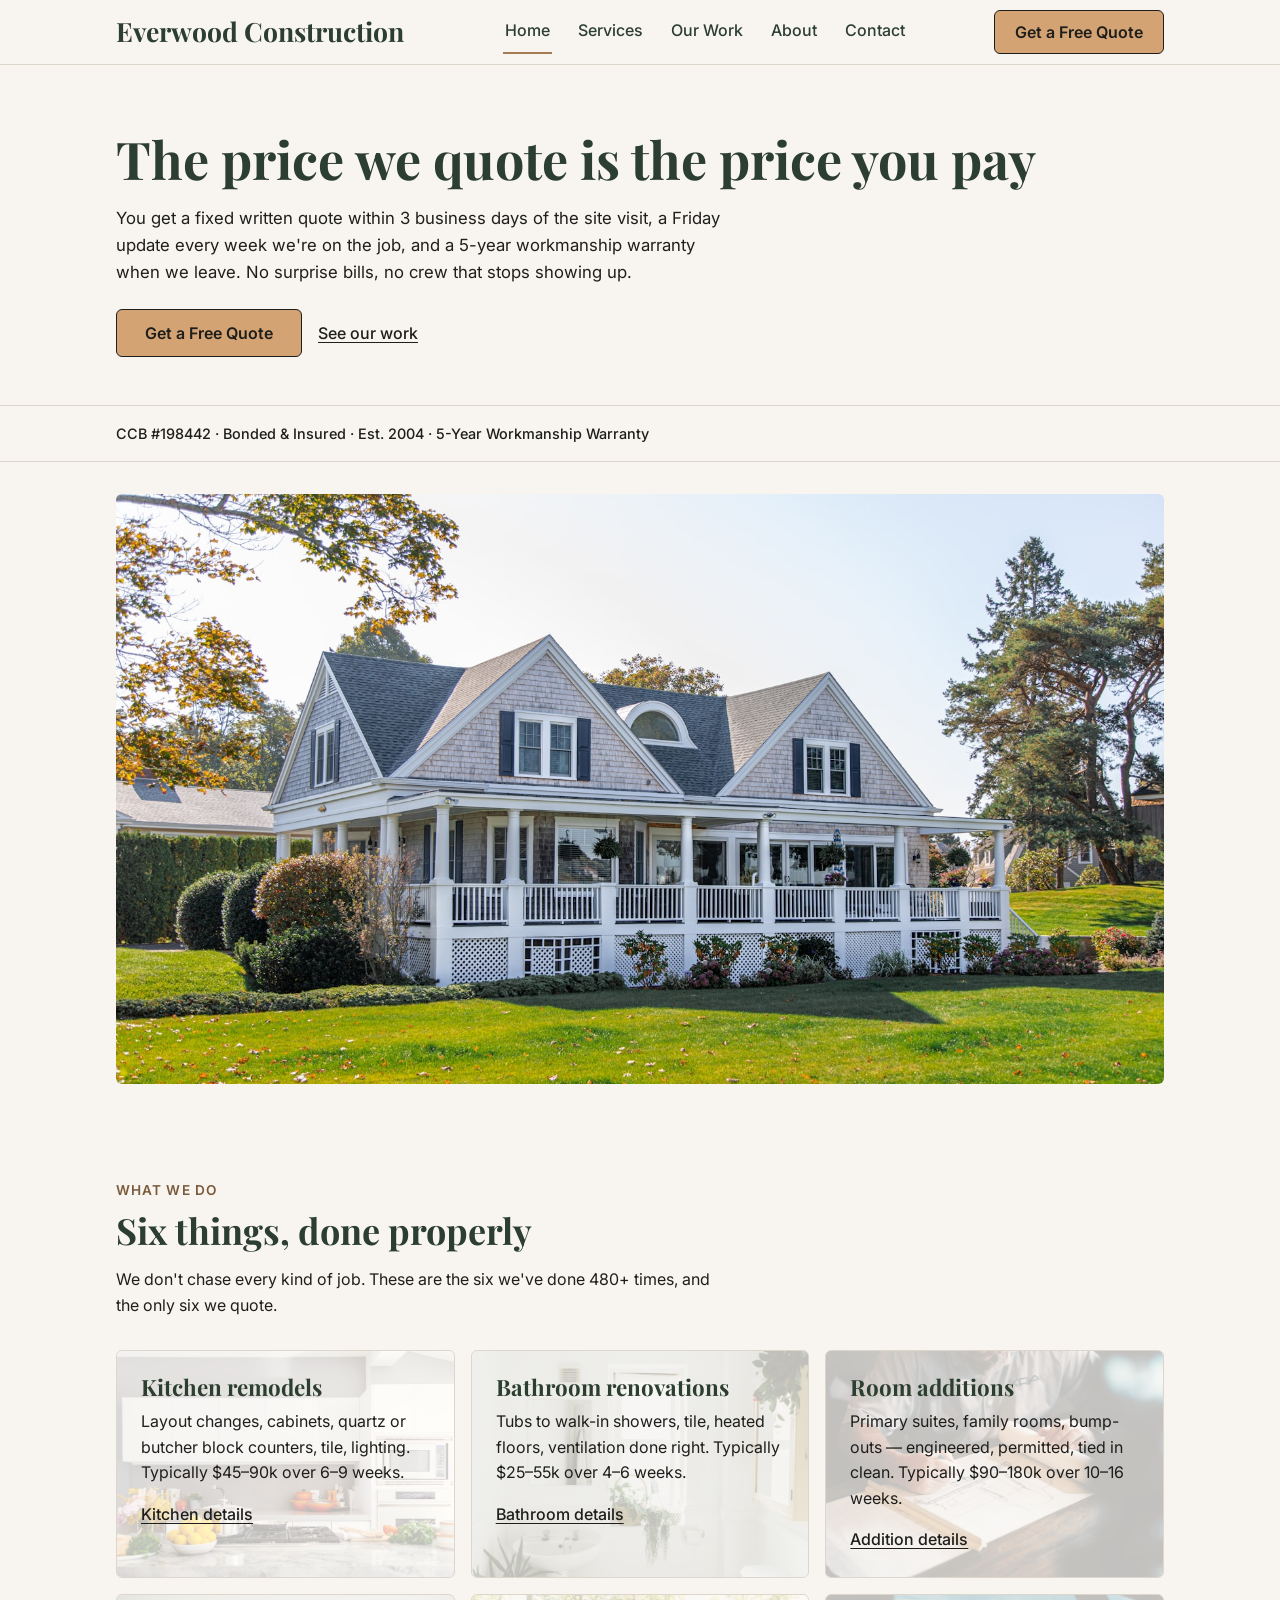
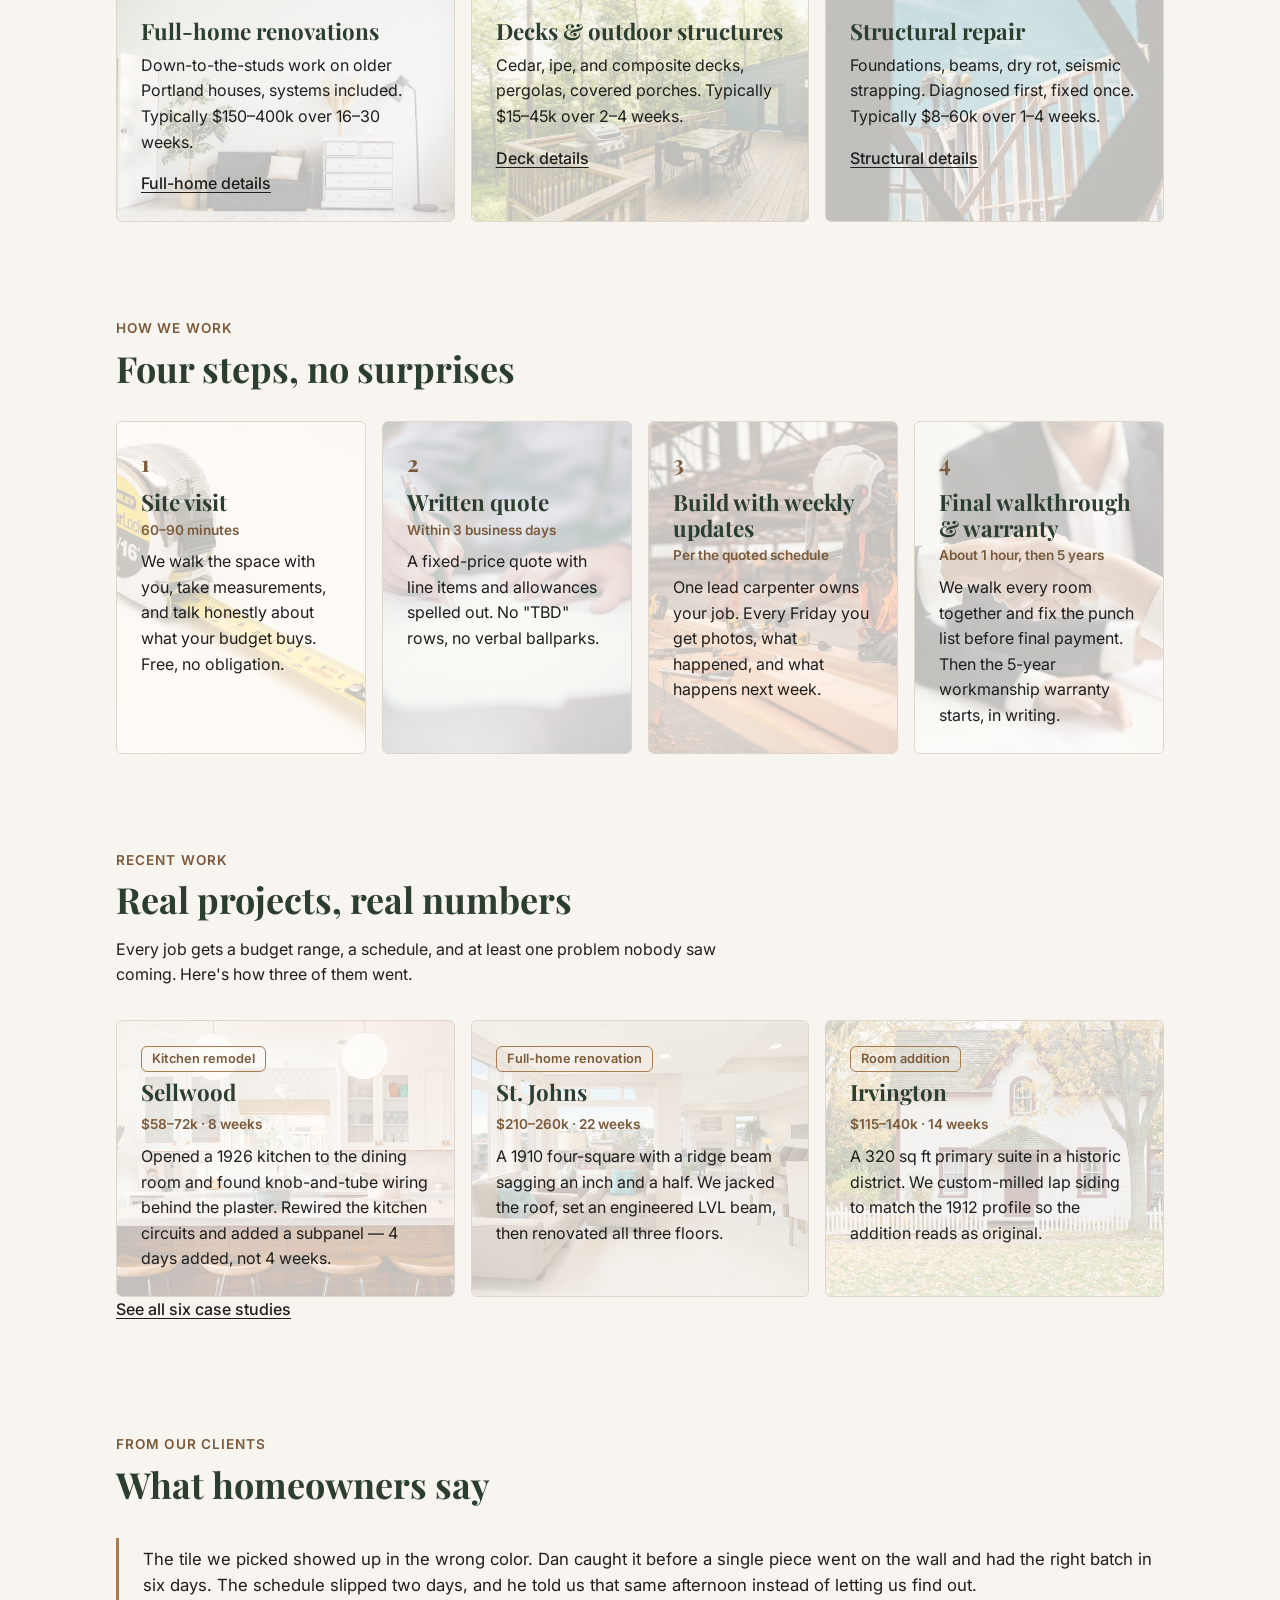
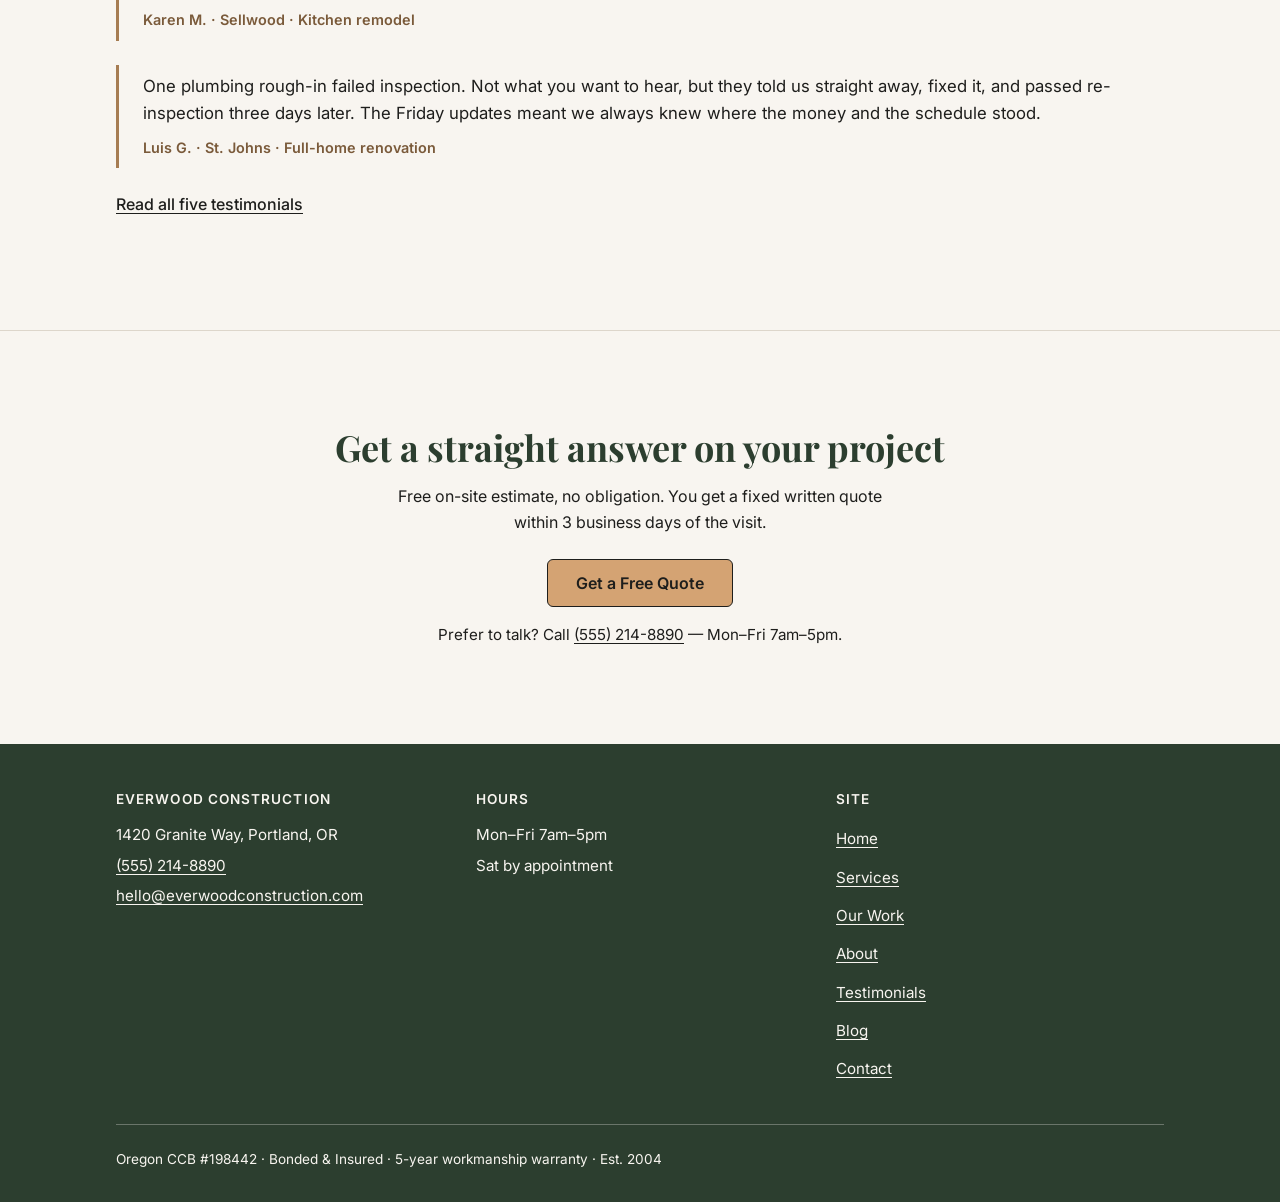
<file: index.html>
<!DOCTYPE html>
<html lang="en">
<head>
  <meta charset="utf-8">
  <meta name="viewport" content="width=device-width, initial-scale=1">
  <title>Everwood Construction — Remodeling &amp; Renovation, Portland OR</title>
  <meta name="description" content="Everwood Construction remodels kitchens, bathrooms, and whole homes in Portland, OR. Est. 2004, CCB #198442, 480+ projects. Free on-site estimate, written quote in 3 business days.">
  <link rel="preconnect" href="https://fonts.googleapis.com">
  <link rel="preconnect" href="https://fonts.gstatic.com" crossorigin>
  <link href="https://fonts.googleapis.com/css2?family=Inter:wght@400;500;600&family=Playfair+Display:wght@700&display=swap" rel="stylesheet">
  <link rel="stylesheet" href="css/main.css">
  <script src="js/main.js" defer></script>
</head>
<body>
  <header class="site-header">
    <div class="container">
      <a class="wordmark" href="index.html" aria-label="Everwood Construction — home">
        <svg width="215" height="24" viewBox="0 0 215 24" aria-hidden="true" focusable="false"><text x="0" y="19" font-family="'Playfair Display', Georgia, serif" font-size="19" font-weight="700" fill="#2C3E2F">Everwood Construction</text></svg>
      </a>
      <nav class="main-nav" aria-label="Main">
        <a href="index.html">Home</a>
        <a href="services.html">Services</a>
        <a href="projects.html">Our Work</a>
        <a href="about.html">About</a>
        <a href="contact.html">Contact</a>
      </nav>
      <a class="btn-primary header-cta" href="contact.html">Get a Free Quote</a>
      <button class="nav-toggle" type="button" aria-expanded="false" aria-controls="drawer" aria-label="Open menu">
        <svg width="20" height="20" viewBox="0 0 20 20" aria-hidden="true" focusable="false"><path d="M2 4h16M2 10h16M2 16h16" stroke="currentColor" stroke-width="2"/></svg>
      </button>
    </div>
    <div class="drawer" id="drawer">
      <div class="drawer-top">
        <span class="drawer-brand">Everwood Construction</span>
        <button class="drawer-close" type="button" aria-label="Close menu">
          <svg width="20" height="20" viewBox="0 0 20 20" aria-hidden="true" focusable="false"><path d="M4 4l12 12M16 4L4 16" stroke="currentColor" stroke-width="2"/></svg>
        </button>
      </div>
      <nav aria-label="Menu">
        <a href="index.html">Home</a>
        <a href="services.html">Services</a>
        <a href="projects.html">Our Work</a>
        <a href="about.html">About</a>
        <a href="contact.html">Contact</a>
      </nav>
    </div>
  </header>
  <main>
    <section class="hero">
      <div class="container">
        <h1>The price we quote is the price you pay</h1>
        <p>You get a fixed written quote within 3 business days of the site visit, a Friday update every week we're on the job, and a 5-year workmanship warranty when we leave. No surprise bills, no crew that stops showing up.</p>
        <div class="hero-actions">
          <a class="btn-primary" href="contact.html">Get a Free Quote</a>
          <a class="text-link" href="projects.html">See our work</a>
        </div>
      </div>
    </section>
    <div class="trust-bar">
      <div class="container">CCB #198442 · Bonded &amp; Insured · Est. 2004 · 5-Year Workmanship Warranty</div>
    </div>
    <div class="hero-figure">
      <div class="container">
        <img src="assets/images/hero.jpg" alt="Two-story shingled home with a white wraparound porch and landscaped front yard" width="1600" height="900">
      </div>
    </div>
    <section class="section">
      <div class="container">
        <div class="section-header">
          <span class="kicker">What we do</span>
          <h2>Six things, done properly</h2>
          <p>We don't chase every kind of job. These are the six we've done 480+ times, and the only six we quote.</p>
        </div>
        <div class="grid grid-3 fade-up">
          <div class="card has-bg bg-svc-kitchen">
            <h3>Kitchen remodels</h3>
            <p>Layout changes, cabinets, quartz or butcher block counters, tile, lighting. Typically $45–90k over 6–9 weeks.</p>
            <p><a class="text-link" href="services.html#kitchens">Kitchen details</a></p>
          </div>
          <div class="card has-bg bg-svc-bathroom">
            <h3>Bathroom renovations</h3>
            <p>Tubs to walk-in showers, tile, heated floors, ventilation done right. Typically $25–55k over 4–6 weeks.</p>
            <p><a class="text-link" href="services.html#bathrooms">Bathroom details</a></p>
          </div>
          <div class="card has-bg bg-svc-addition">
            <h3>Room additions</h3>
            <p>Primary suites, family rooms, bump-outs — engineered, permitted, tied in clean. Typically $90–180k over 10–16 weeks.</p>
            <p><a class="text-link" href="services.html#additions">Addition details</a></p>
          </div>
          <div class="card has-bg bg-svc-fullhome">
            <h3>Full-home renovations</h3>
            <p>Down-to-the-studs work on older Portland houses, systems included. Typically $150–400k over 16–30 weeks.</p>
            <p><a class="text-link" href="services.html#full-home">Full-home details</a></p>
          </div>
          <div class="card has-bg bg-svc-deck">
            <h3>Decks &amp; outdoor structures</h3>
            <p>Cedar, ipe, and composite decks, pergolas, covered porches. Typically $15–45k over 2–4 weeks.</p>
            <p><a class="text-link" href="services.html#decks">Deck details</a></p>
          </div>
          <div class="card has-bg bg-svc-structural">
            <h3>Structural repair</h3>
            <p>Foundations, beams, dry rot, seismic strapping. Diagnosed first, fixed once. Typically $8–60k over 1–4 weeks.</p>
            <p><a class="text-link" href="services.html#structural">Structural details</a></p>
          </div>
        </div>
      </div>
    </section>
    <section class="section">
      <div class="container">
        <div class="section-header">
          <span class="kicker">How we work</span>
          <h2>Four steps, no surprises</h2>
        </div>
        <ol class="steps fade-up">
          <li class="has-bg bg-step-visit">
            <h3>Site visit</h3>
            <span class="timeframe">60–90 minutes</span>
            <p>We walk the space with you, take measurements, and talk honestly about what your budget buys. Free, no obligation.</p>
          </li>
          <li class="has-bg bg-step-quote">
            <h3>Written quote</h3>
            <span class="timeframe">Within 3 business days</span>
            <p>A fixed-price quote with line items and allowances spelled out. No "TBD" rows, no verbal ballparks.</p>
          </li>
          <li class="has-bg bg-step-build">
            <h3>Build with weekly updates</h3>
            <span class="timeframe">Per the quoted schedule</span>
            <p>One lead carpenter owns your job. Every Friday you get photos, what happened, and what happens next week.</p>
          </li>
          <li class="has-bg bg-step-walkthrough">
            <h3>Final walkthrough &amp; warranty</h3>
            <span class="timeframe">About 1 hour, then 5 years</span>
            <p>We walk every room together and fix the punch list before final payment. Then the 5-year workmanship warranty starts, in writing.</p>
          </li>
        </ol>
      </div>
    </section>
    <section class="section">
      <div class="container">
        <div class="section-header">
          <span class="kicker">Recent work</span>
          <h2>Real projects, real numbers</h2>
          <p>Every job gets a budget range, a schedule, and at least one problem nobody saw coming. Here's how three of them went.</p>
        </div>
        <div class="grid grid-3 fade-up">
          <div class="card has-bg bg-proj-kitchen">
            <span class="tag">Kitchen remodel</span>
            <h3>Sellwood</h3>
            <p class="meta">$58–72k · 8 weeks</p>
            <p>Opened a 1926 kitchen to the dining room and found knob-and-tube wiring behind the plaster. Rewired the kitchen circuits and added a subpanel — 4 days added, not 4 weeks.</p>
          </div>
          <div class="card has-bg bg-proj-fullhome">
            <span class="tag">Full-home renovation</span>
            <h3>St. Johns</h3>
            <p class="meta">$210–260k · 22 weeks</p>
            <p>A 1910 four-square with a ridge beam sagging an inch and a half. We jacked the roof, set an engineered LVL beam, then renovated all three floors.</p>
          </div>
          <div class="card has-bg bg-proj-addition">
            <span class="tag">Room addition</span>
            <h3>Irvington</h3>
            <p class="meta">$115–140k · 14 weeks</p>
            <p>A 320 sq ft primary suite in a historic district. We custom-milled lap siding to match the 1912 profile so the addition reads as original.</p>
          </div>
        </div>
        <p><a class="text-link" href="projects.html">See all six case studies</a></p>
      </div>
    </section>
    <section class="section">
      <div class="container">
        <div class="section-header">
          <span class="kicker">From our clients</span>
          <h2>What homeowners say</h2>
        </div>
        <div class="fade-up">
          <div class="testimonial">
            <blockquote>The tile we picked showed up in the wrong color. Dan caught it before a single piece went on the wall and had the right batch in six days. The schedule slipped two days, and he told us that same afternoon instead of letting us find out.</blockquote>
            <cite>Karen M. · Sellwood · Kitchen remodel</cite>
          </div>
          <div class="testimonial">
            <blockquote>One plumbing rough-in failed inspection. Not what you want to hear, but they told us straight away, fixed it, and passed re-inspection three days later. The Friday updates meant we always knew where the money and the schedule stood.</blockquote>
            <cite>Luis G. · St. Johns · Full-home renovation</cite>
          </div>
        </div>
        <p><a class="text-link" href="testimonials.html">Read all five testimonials</a></p>
      </div>
    </section>
    <section class="quote-cta">
      <div class="container">
        <h2>Get a straight answer on your project</h2>
        <p>Free on-site estimate, no obligation. You get a fixed written quote within 3 business days of the visit.</p>
        <a class="btn-primary" href="contact.html">Get a Free Quote</a>
        <span class="phone-alt">Prefer to talk? Call <a href="tel:+15552148890">(555) 214-8890</a> — Mon–Fri 7am–5pm.</span>
      </div>
    </section>
  </main>
  <div class="action-bar">
    <a href="tel:+15552148890">Call (555) 214-8890</a>
    <a href="contact.html">Free Quote</a>
  </div>
  <footer class="site-footer">
    <div class="container">
      <div class="footer-grid">
        <div>
          <h2>Everwood Construction</h2>
          <ul>
            <li>1420 Granite Way, Portland, OR</li>
            <li><a href="tel:+15552148890">(555) 214-8890</a></li>
            <li><a href="mailto:hello@everwoodconstruction.com">hello@everwoodconstruction.com</a></li>
          </ul>
        </div>
        <div>
          <h2>Hours</h2>
          <ul>
            <li>Mon–Fri 7am–5pm</li>
            <li>Sat by appointment</li>
          </ul>
        </div>
        <nav aria-label="Footer">
          <h2>Site</h2>
          <ul>
            <li><a href="index.html">Home</a></li>
            <li><a href="services.html">Services</a></li>
            <li><a href="projects.html">Our Work</a></li>
            <li><a href="about.html">About</a></li>
            <li><a href="testimonials.html">Testimonials</a></li>
            <li><a href="blog.html">Blog</a></li>
            <li><a href="contact.html">Contact</a></li>
          </ul>
        </nav>
      </div>
      <div class="footer-legal">
        <p>Oregon CCB #198442 · Bonded &amp; Insured · 5-year workmanship warranty · Est. 2004</p>
      </div>
    </div>
  </footer>
</body>
</html>
</file>
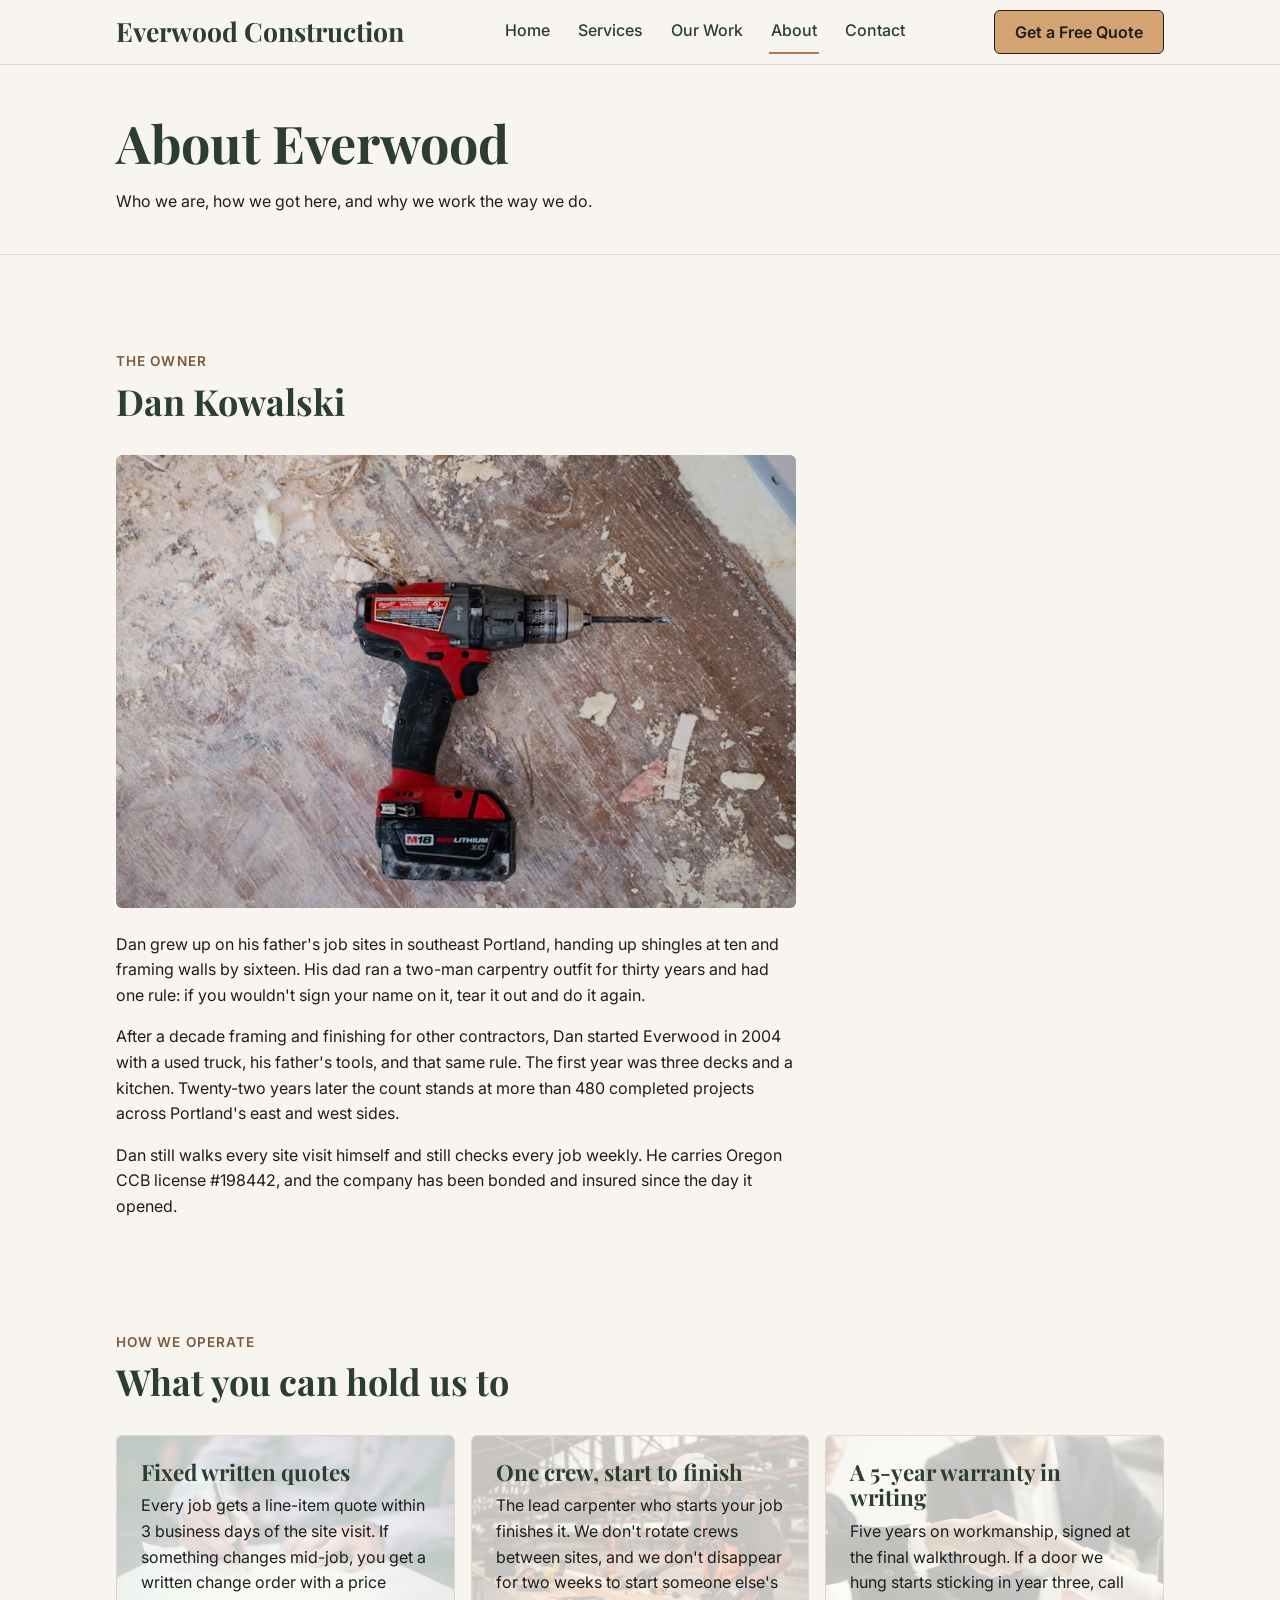
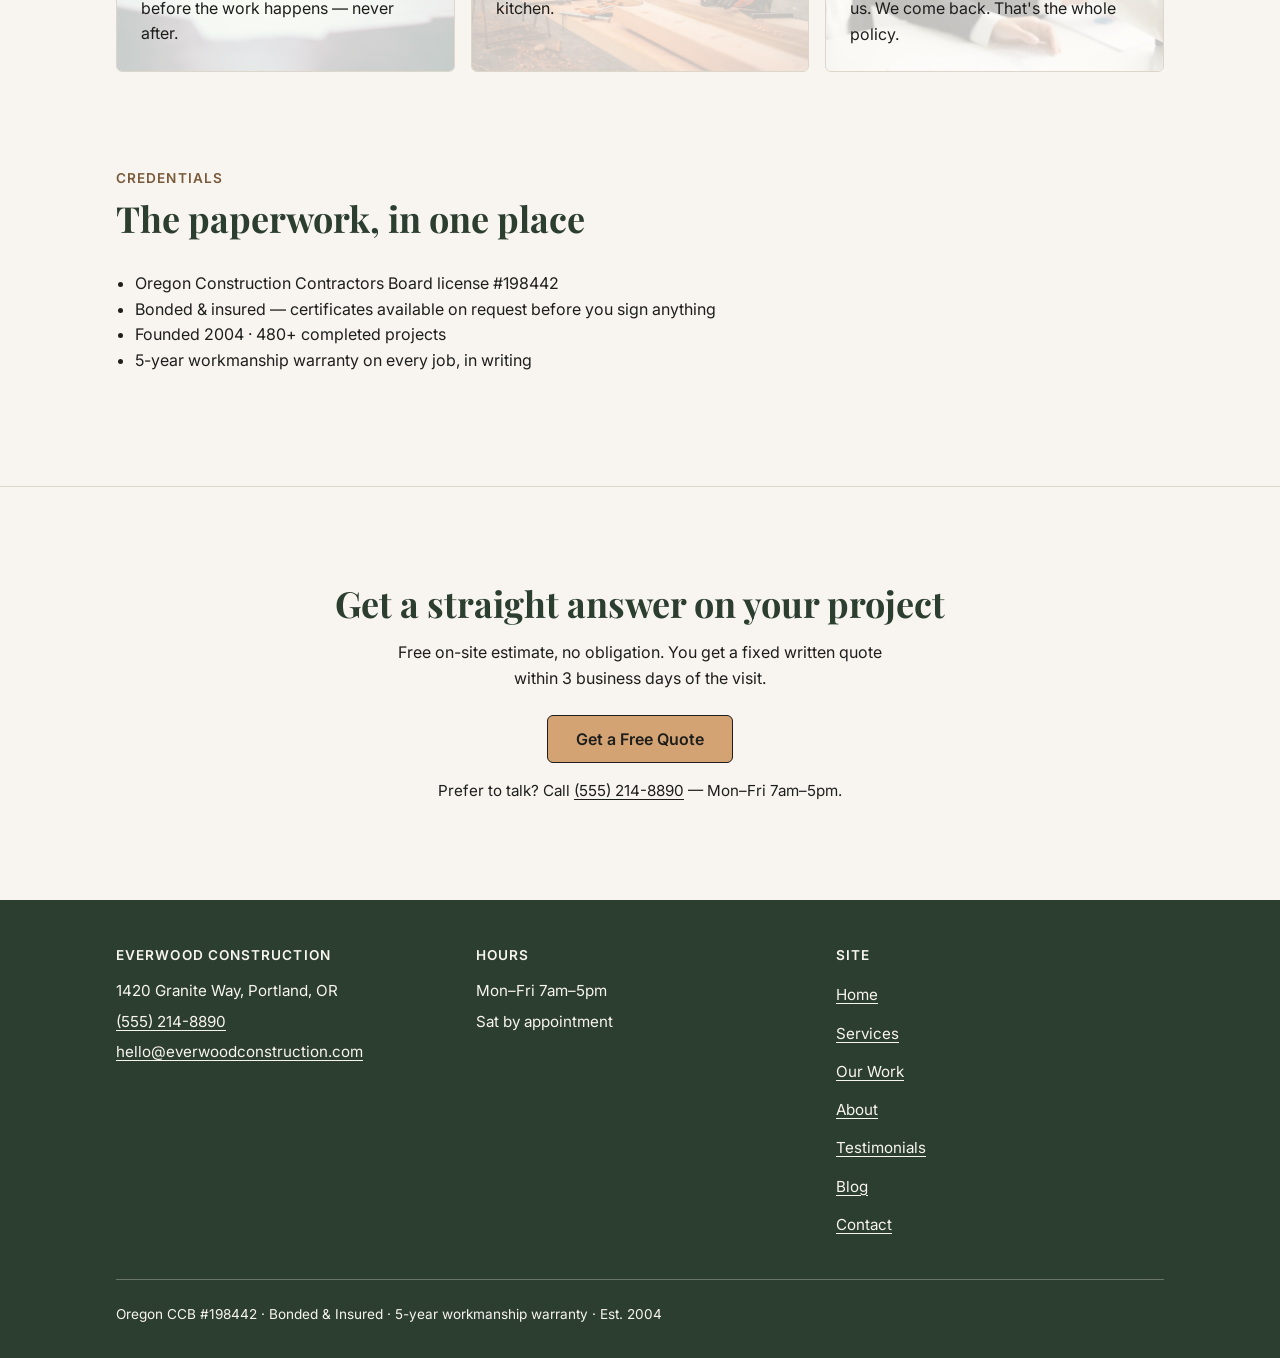
<file: about.html>
<!DOCTYPE html>
<html lang="en">
<head>
  <meta charset="utf-8">
  <meta name="viewport" content="width=device-width, initial-scale=1">
  <title>About — Everwood Construction, Portland OR</title>
  <meta name="description" content="Everwood Construction was founded in 2004 by Dan Kowalski, a second-generation carpenter. 480+ completed projects, Oregon CCB #198442, bonded and insured.">
  <link rel="preconnect" href="https://fonts.googleapis.com">
  <link rel="preconnect" href="https://fonts.gstatic.com" crossorigin>
  <link href="https://fonts.googleapis.com/css2?family=Inter:wght@400;500;600&family=Playfair+Display:wght@700&display=swap" rel="stylesheet">
  <link rel="stylesheet" href="css/main.css">
  <script src="js/main.js" defer></script>
</head>
<body>
  <header class="site-header">
    <div class="container">
      <a class="wordmark" href="index.html" aria-label="Everwood Construction — home">
        <svg width="215" height="24" viewBox="0 0 215 24" aria-hidden="true" focusable="false"><text x="0" y="19" font-family="'Playfair Display', Georgia, serif" font-size="19" font-weight="700" fill="#2C3E2F">Everwood Construction</text></svg>
      </a>
      <nav class="main-nav" aria-label="Main">
        <a href="index.html">Home</a>
        <a href="services.html">Services</a>
        <a href="projects.html">Our Work</a>
        <a href="about.html">About</a>
        <a href="contact.html">Contact</a>
      </nav>
      <a class="btn-primary header-cta" href="contact.html">Get a Free Quote</a>
      <button class="nav-toggle" type="button" aria-expanded="false" aria-controls="drawer" aria-label="Open menu">
        <svg width="20" height="20" viewBox="0 0 20 20" aria-hidden="true" focusable="false"><path d="M2 4h16M2 10h16M2 16h16" stroke="currentColor" stroke-width="2"/></svg>
      </button>
    </div>
    <div class="drawer" id="drawer">
      <div class="drawer-top">
        <span class="drawer-brand">Everwood Construction</span>
        <button class="drawer-close" type="button" aria-label="Close menu">
          <svg width="20" height="20" viewBox="0 0 20 20" aria-hidden="true" focusable="false"><path d="M4 4l12 12M16 4L4 16" stroke="currentColor" stroke-width="2"/></svg>
        </button>
      </div>
      <nav aria-label="Menu">
        <a href="index.html">Home</a>
        <a href="services.html">Services</a>
        <a href="projects.html">Our Work</a>
        <a href="about.html">About</a>
        <a href="contact.html">Contact</a>
      </nav>
    </div>
  </header>
  <main>
    <section class="page-intro">
      <div class="container">
        <h1>About Everwood</h1>
        <p>Who we are, how we got here, and why we work the way we do.</p>
      </div>
    </section>
    <section class="section">
      <div class="container">
        <div class="section-header">
          <span class="kicker">The owner</span>
          <h2>Dan Kowalski</h2>
        </div>
        <div class="fade-up" style="max-width: 68ch;">
          <img class="content-img" src="assets/images/about-workshop.jpg" alt="Cordless drill resting on a subfloor mid-renovation" width="800" height="533" loading="lazy">
          <p>Dan grew up on his father's job sites in southeast Portland, handing up shingles at ten and framing walls by sixteen. His dad ran a two-man carpentry outfit for thirty years and had one rule: if you wouldn't sign your name on it, tear it out and do it again.</p>
          <p>After a decade framing and finishing for other contractors, Dan started Everwood in 2004 with a used truck, his father's tools, and that same rule. The first year was three decks and a kitchen. Twenty-two years later the count stands at more than 480 completed projects across Portland's east and west sides.</p>
          <p>Dan still walks every site visit himself and still checks every job weekly. He carries Oregon CCB license #198442, and the company has been bonded and insured since the day it opened.</p>
        </div>
      </div>
    </section>
    <section class="section">
      <div class="container">
        <div class="section-header">
          <span class="kicker">How we operate</span>
          <h2>What you can hold us to</h2>
        </div>
        <div class="grid grid-3 fade-up">
          <div class="card has-bg bg-step-quote">
            <h3>Fixed written quotes</h3>
            <p>Every job gets a line-item quote within 3 business days of the site visit. If something changes mid-job, you get a written change order with a price before the work happens — never after.</p>
          </div>
          <div class="card has-bg bg-step-build">
            <h3>One crew, start to finish</h3>
            <p>The lead carpenter who starts your job finishes it. We don't rotate crews between sites, and we don't disappear for two weeks to start someone else's kitchen.</p>
          </div>
          <div class="card has-bg bg-step-walkthrough">
            <h3>A 5-year warranty in writing</h3>
            <p>Five years on workmanship, signed at the final walkthrough. If a door we hung starts sticking in year three, call us. We come back. That's the whole policy.</p>
          </div>
        </div>
      </div>
    </section>
    <section class="section">
      <div class="container">
        <div class="section-header">
          <span class="kicker">Credentials</span>
          <h2>The paperwork, in one place</h2>
        </div>
        <ul class="fade-up">
          <li>Oregon Construction Contractors Board license #198442</li>
          <li>Bonded &amp; insured — certificates available on request before you sign anything</li>
          <li>Founded 2004 · 480+ completed projects</li>
          <li>5-year workmanship warranty on every job, in writing</li>
        </ul>
      </div>
    </section>
    <section class="quote-cta">
      <div class="container">
        <h2>Get a straight answer on your project</h2>
        <p>Free on-site estimate, no obligation. You get a fixed written quote within 3 business days of the visit.</p>
        <a class="btn-primary" href="contact.html">Get a Free Quote</a>
        <span class="phone-alt">Prefer to talk? Call <a href="tel:+15552148890">(555) 214-8890</a> — Mon–Fri 7am–5pm.</span>
      </div>
    </section>
  </main>
  <div class="action-bar">
    <a href="tel:+15552148890">Call (555) 214-8890</a>
    <a href="contact.html">Free Quote</a>
  </div>
  <footer class="site-footer">
    <div class="container">
      <div class="footer-grid">
        <div>
          <h2>Everwood Construction</h2>
          <ul>
            <li>1420 Granite Way, Portland, OR</li>
            <li><a href="tel:+15552148890">(555) 214-8890</a></li>
            <li><a href="mailto:hello@everwoodconstruction.com">hello@everwoodconstruction.com</a></li>
          </ul>
        </div>
        <div>
          <h2>Hours</h2>
          <ul>
            <li>Mon–Fri 7am–5pm</li>
            <li>Sat by appointment</li>
          </ul>
        </div>
        <nav aria-label="Footer">
          <h2>Site</h2>
          <ul>
            <li><a href="index.html">Home</a></li>
            <li><a href="services.html">Services</a></li>
            <li><a href="projects.html">Our Work</a></li>
            <li><a href="about.html">About</a></li>
            <li><a href="testimonials.html">Testimonials</a></li>
            <li><a href="blog.html">Blog</a></li>
            <li><a href="contact.html">Contact</a></li>
          </ul>
        </nav>
      </div>
      <div class="footer-legal">
        <p>Oregon CCB #198442 · Bonded &amp; Insured · 5-year workmanship warranty · Est. 2004</p>
      </div>
    </div>
  </footer>
</body>
</html>
</file>
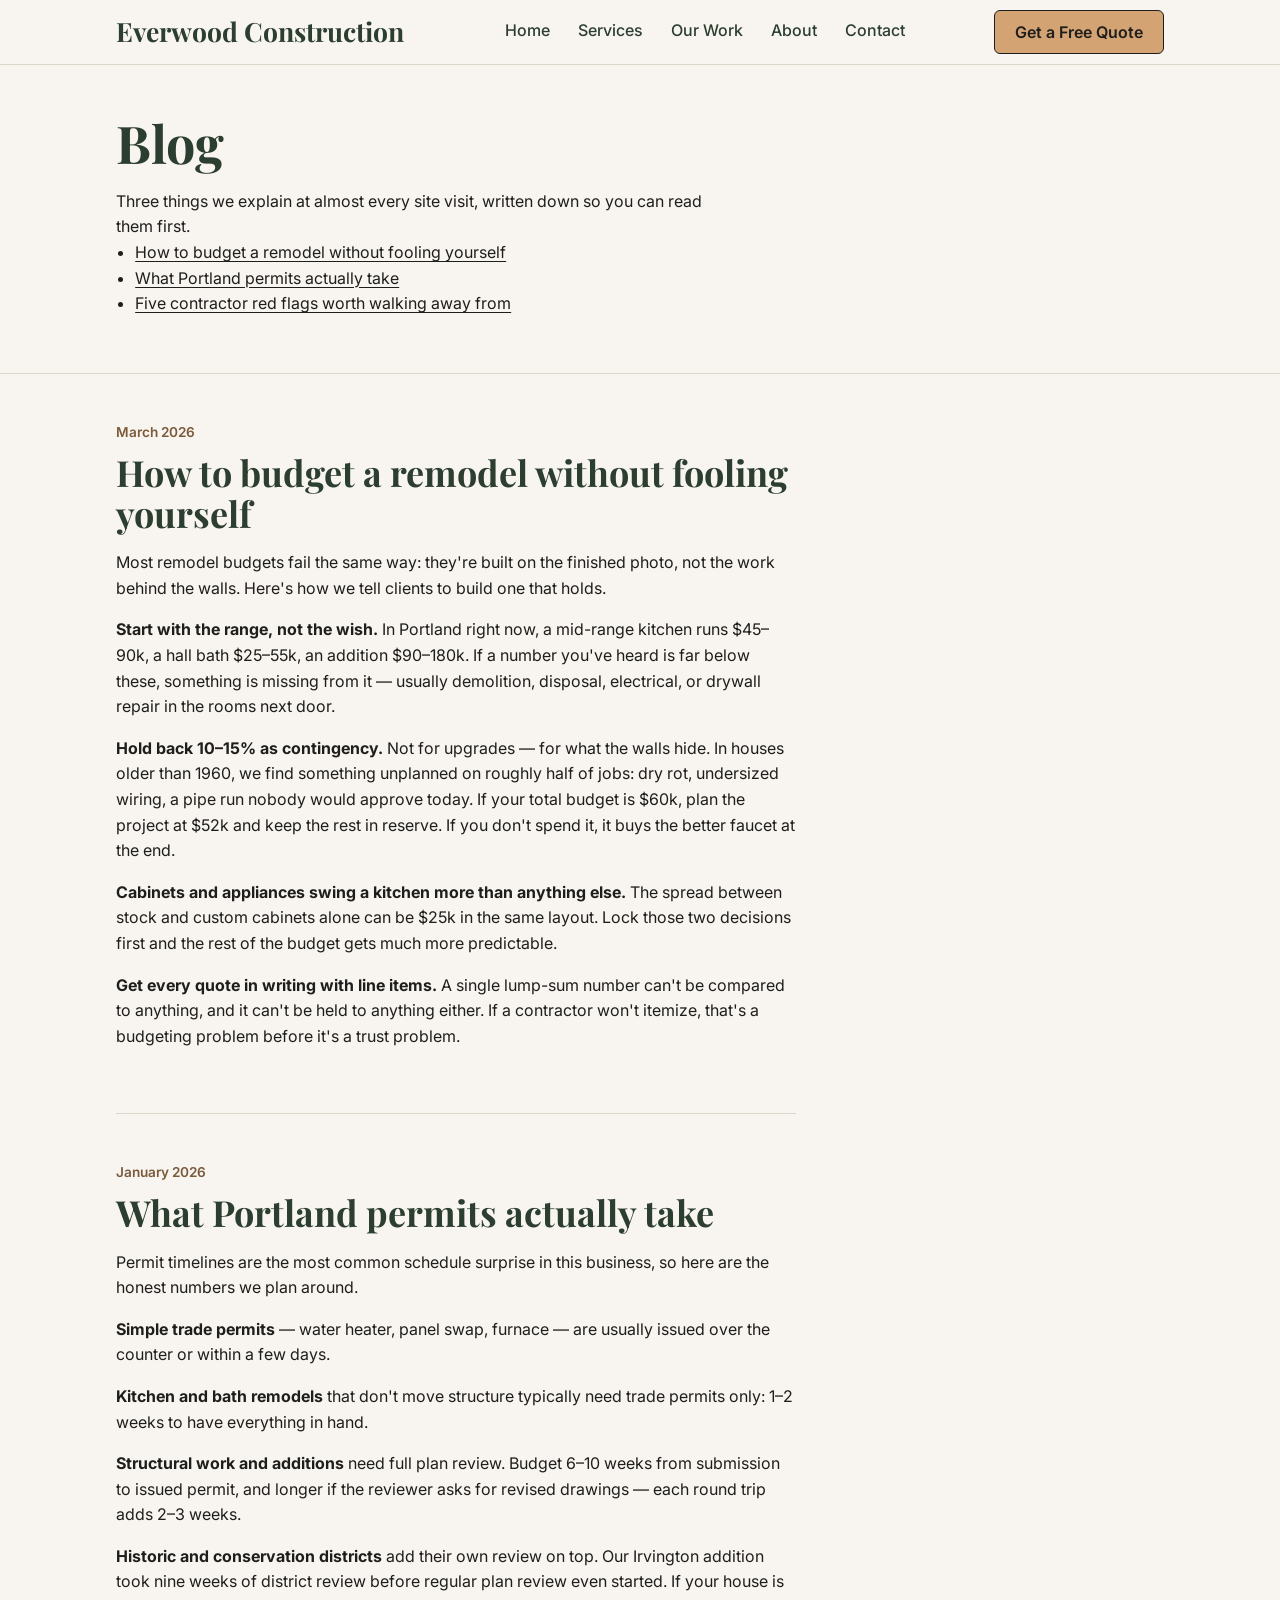
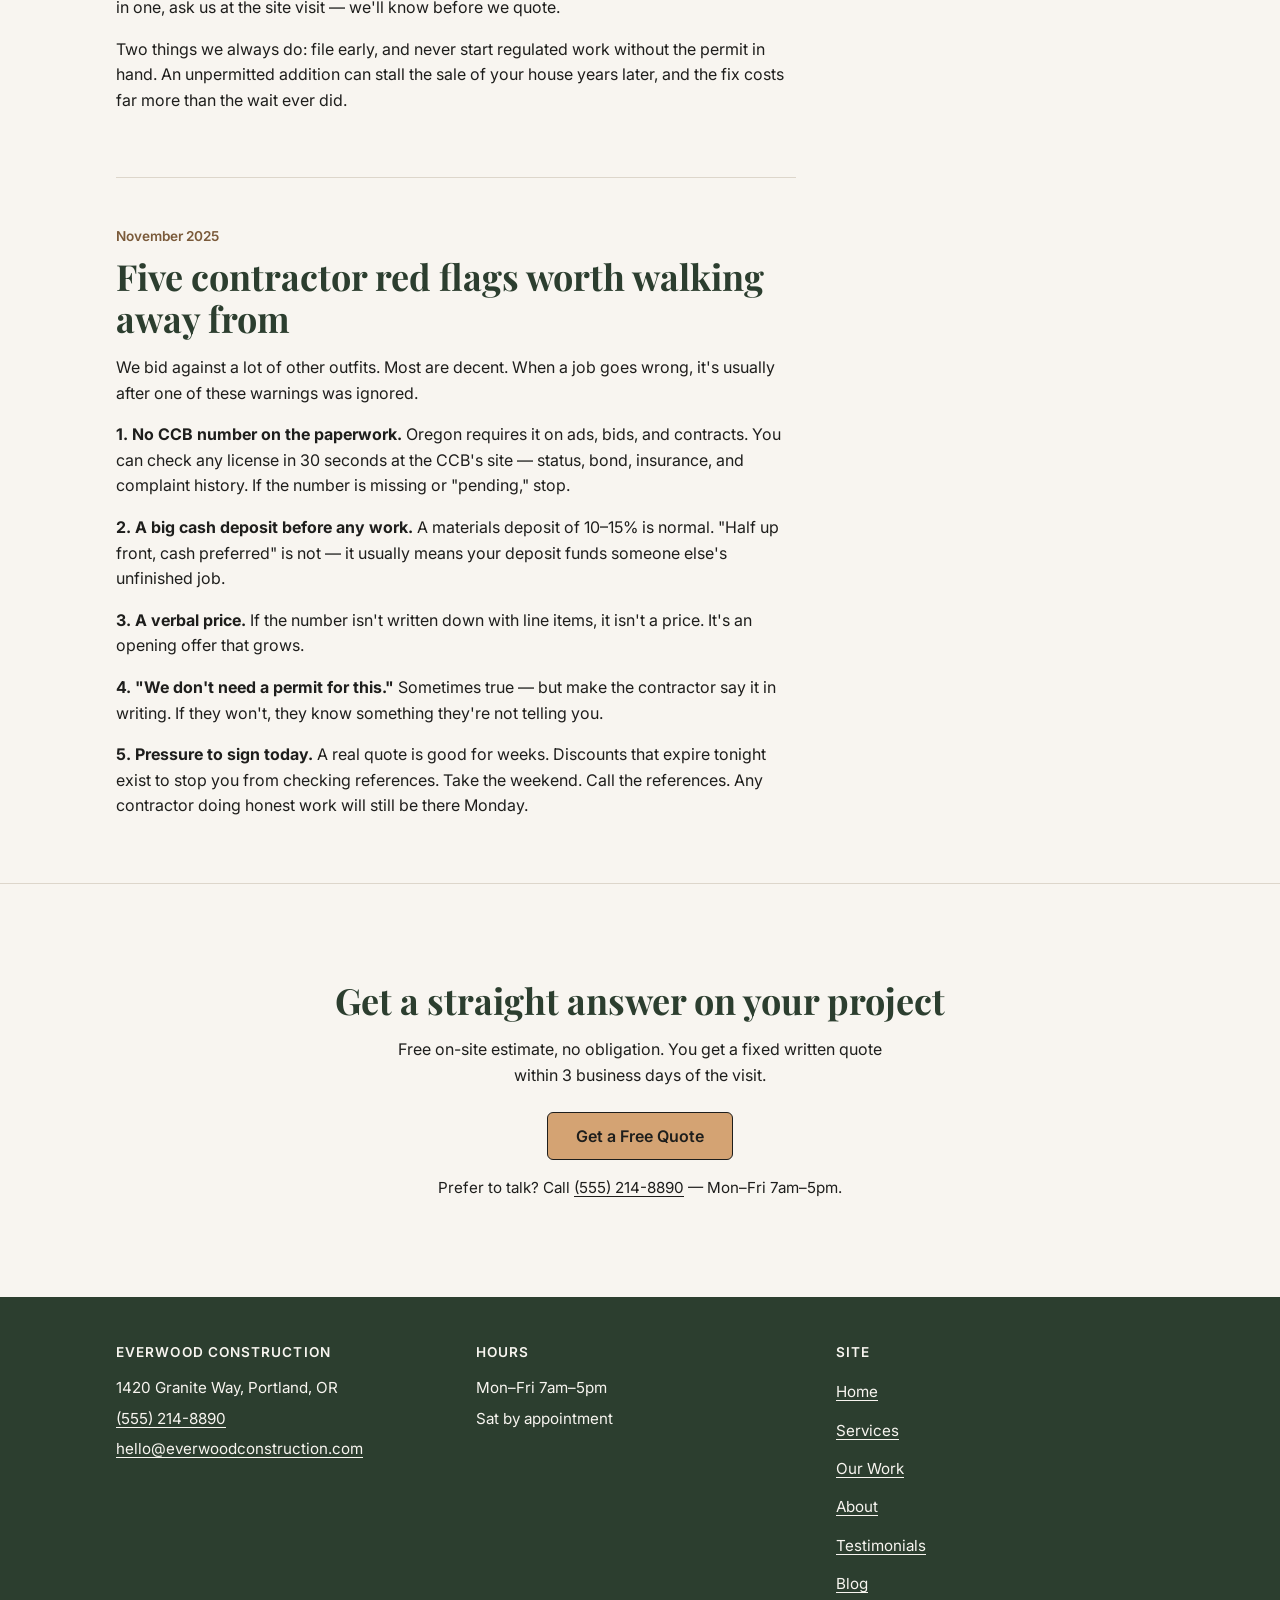
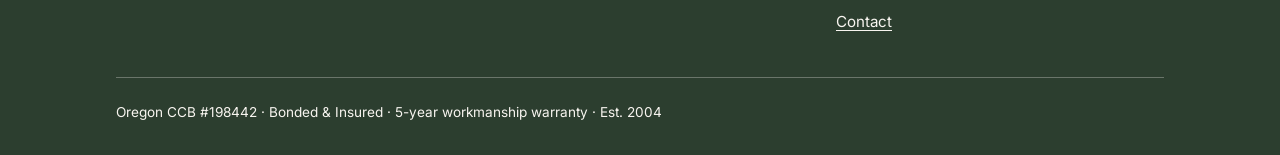
<file: blog.html>
<!DOCTYPE html>
<html lang="en">
<head>
  <meta charset="utf-8">
  <meta name="viewport" content="width=device-width, initial-scale=1">
  <title>Blog — Everwood Construction, Portland OR</title>
  <meta name="description" content="Straight talk on remodeling: how to budget a remodel, what Portland permits really take, and the red flags that should make you walk away from a contractor.">
  <link rel="preconnect" href="https://fonts.googleapis.com">
  <link rel="preconnect" href="https://fonts.gstatic.com" crossorigin>
  <link href="https://fonts.googleapis.com/css2?family=Inter:wght@400;500;600&family=Playfair+Display:wght@700&display=swap" rel="stylesheet">
  <link rel="stylesheet" href="css/main.css">
  <script src="js/main.js" defer></script>
</head>
<body>
  <header class="site-header">
    <div class="container">
      <a class="wordmark" href="index.html" aria-label="Everwood Construction — home">
        <svg width="215" height="24" viewBox="0 0 215 24" aria-hidden="true" focusable="false"><text x="0" y="19" font-family="'Playfair Display', Georgia, serif" font-size="19" font-weight="700" fill="#2C3E2F">Everwood Construction</text></svg>
      </a>
      <nav class="main-nav" aria-label="Main">
        <a href="index.html">Home</a>
        <a href="services.html">Services</a>
        <a href="projects.html">Our Work</a>
        <a href="about.html">About</a>
        <a href="contact.html">Contact</a>
      </nav>
      <a class="btn-primary header-cta" href="contact.html">Get a Free Quote</a>
      <button class="nav-toggle" type="button" aria-expanded="false" aria-controls="drawer" aria-label="Open menu">
        <svg width="20" height="20" viewBox="0 0 20 20" aria-hidden="true" focusable="false"><path d="M2 4h16M2 10h16M2 16h16" stroke="currentColor" stroke-width="2"/></svg>
      </button>
    </div>
    <div class="drawer" id="drawer">
      <div class="drawer-top">
        <span class="drawer-brand">Everwood Construction</span>
        <button class="drawer-close" type="button" aria-label="Close menu">
          <svg width="20" height="20" viewBox="0 0 20 20" aria-hidden="true" focusable="false"><path d="M4 4l12 12M16 4L4 16" stroke="currentColor" stroke-width="2"/></svg>
        </button>
      </div>
      <nav aria-label="Menu">
        <a href="index.html">Home</a>
        <a href="services.html">Services</a>
        <a href="projects.html">Our Work</a>
        <a href="about.html">About</a>
        <a href="contact.html">Contact</a>
      </nav>
    </div>
  </header>
  <main>
    <section class="page-intro">
      <div class="container">
        <h1>Blog</h1>
        <p>Three things we explain at almost every site visit, written down so you can read them first.</p>
        <ul>
          <li><a href="#budgeting">How to budget a remodel without fooling yourself</a></li>
          <li><a href="#permits">What Portland permits actually take</a></li>
          <li><a href="#red-flags">Five contractor red flags worth walking away from</a></li>
        </ul>
      </div>
    </section>
    <div class="container">
      <article class="post" id="budgeting">
        <span class="post-date">March 2026</span>
        <h2>How to budget a remodel without fooling yourself</h2>
        <p>Most remodel budgets fail the same way: they're built on the finished photo, not the work behind the walls. Here's how we tell clients to build one that holds.</p>
        <p><strong>Start with the range, not the wish.</strong> In Portland right now, a mid-range kitchen runs $45–90k, a hall bath $25–55k, an addition $90–180k. If a number you've heard is far below these, something is missing from it — usually demolition, disposal, electrical, or drywall repair in the rooms next door.</p>
        <p><strong>Hold back 10–15% as contingency.</strong> Not for upgrades — for what the walls hide. In houses older than 1960, we find something unplanned on roughly half of jobs: dry rot, undersized wiring, a pipe run nobody would approve today. If your total budget is $60k, plan the project at $52k and keep the rest in reserve. If you don't spend it, it buys the better faucet at the end.</p>
        <p><strong>Cabinets and appliances swing a kitchen more than anything else.</strong> The spread between stock and custom cabinets alone can be $25k in the same layout. Lock those two decisions first and the rest of the budget gets much more predictable.</p>
        <p><strong>Get every quote in writing with line items.</strong> A single lump-sum number can't be compared to anything, and it can't be held to anything either. If a contractor won't itemize, that's a budgeting problem before it's a trust problem.</p>
      </article>
      <article class="post" id="permits">
        <span class="post-date">January 2026</span>
        <h2>What Portland permits actually take</h2>
        <p>Permit timelines are the most common schedule surprise in this business, so here are the honest numbers we plan around.</p>
        <p><strong>Simple trade permits</strong> — water heater, panel swap, furnace — are usually issued over the counter or within a few days.</p>
        <p><strong>Kitchen and bath remodels</strong> that don't move structure typically need trade permits only: 1–2 weeks to have everything in hand.</p>
        <p><strong>Structural work and additions</strong> need full plan review. Budget 6–10 weeks from submission to issued permit, and longer if the reviewer asks for revised drawings — each round trip adds 2–3 weeks.</p>
        <p><strong>Historic and conservation districts</strong> add their own review on top. Our Irvington addition took nine weeks of district review before regular plan review even started. If your house is in one, ask us at the site visit — we'll know before we quote.</p>
        <p>Two things we always do: file early, and never start regulated work without the permit in hand. An unpermitted addition can stall the sale of your house years later, and the fix costs far more than the wait ever did.</p>
      </article>
      <article class="post" id="red-flags">
        <span class="post-date">November 2025</span>
        <h2>Five contractor red flags worth walking away from</h2>
        <p>We bid against a lot of other outfits. Most are decent. When a job goes wrong, it's usually after one of these warnings was ignored.</p>
        <p><strong>1. No CCB number on the paperwork.</strong> Oregon requires it on ads, bids, and contracts. You can check any license in 30 seconds at the CCB's site — status, bond, insurance, and complaint history. If the number is missing or "pending," stop.</p>
        <p><strong>2. A big cash deposit before any work.</strong> A materials deposit of 10–15% is normal. "Half up front, cash preferred" is not — it usually means your deposit funds someone else's unfinished job.</p>
        <p><strong>3. A verbal price.</strong> If the number isn't written down with line items, it isn't a price. It's an opening offer that grows.</p>
        <p><strong>4. "We don't need a permit for this."</strong> Sometimes true — but make the contractor say it in writing. If they won't, they know something they're not telling you.</p>
        <p><strong>5. Pressure to sign today.</strong> A real quote is good for weeks. Discounts that expire tonight exist to stop you from checking references. Take the weekend. Call the references. Any contractor doing honest work will still be there Monday.</p>
      </article>
    </div>
    <section class="quote-cta">
      <div class="container">
        <h2>Get a straight answer on your project</h2>
        <p>Free on-site estimate, no obligation. You get a fixed written quote within 3 business days of the visit.</p>
        <a class="btn-primary" href="contact.html">Get a Free Quote</a>
        <span class="phone-alt">Prefer to talk? Call <a href="tel:+15552148890">(555) 214-8890</a> — Mon–Fri 7am–5pm.</span>
      </div>
    </section>
  </main>
  <div class="action-bar">
    <a href="tel:+15552148890">Call (555) 214-8890</a>
    <a href="contact.html">Free Quote</a>
  </div>
  <footer class="site-footer">
    <div class="container">
      <div class="footer-grid">
        <div>
          <h2>Everwood Construction</h2>
          <ul>
            <li>1420 Granite Way, Portland, OR</li>
            <li><a href="tel:+15552148890">(555) 214-8890</a></li>
            <li><a href="mailto:hello@everwoodconstruction.com">hello@everwoodconstruction.com</a></li>
          </ul>
        </div>
        <div>
          <h2>Hours</h2>
          <ul>
            <li>Mon–Fri 7am–5pm</li>
            <li>Sat by appointment</li>
          </ul>
        </div>
        <nav aria-label="Footer">
          <h2>Site</h2>
          <ul>
            <li><a href="index.html">Home</a></li>
            <li><a href="services.html">Services</a></li>
            <li><a href="projects.html">Our Work</a></li>
            <li><a href="about.html">About</a></li>
            <li><a href="testimonials.html">Testimonials</a></li>
            <li><a href="blog.html">Blog</a></li>
            <li><a href="contact.html">Contact</a></li>
          </ul>
        </nav>
      </div>
      <div class="footer-legal">
        <p>Oregon CCB #198442 · Bonded &amp; Insured · 5-year workmanship warranty · Est. 2004</p>
      </div>
    </div>
  </footer>
</body>
</html>
</file>
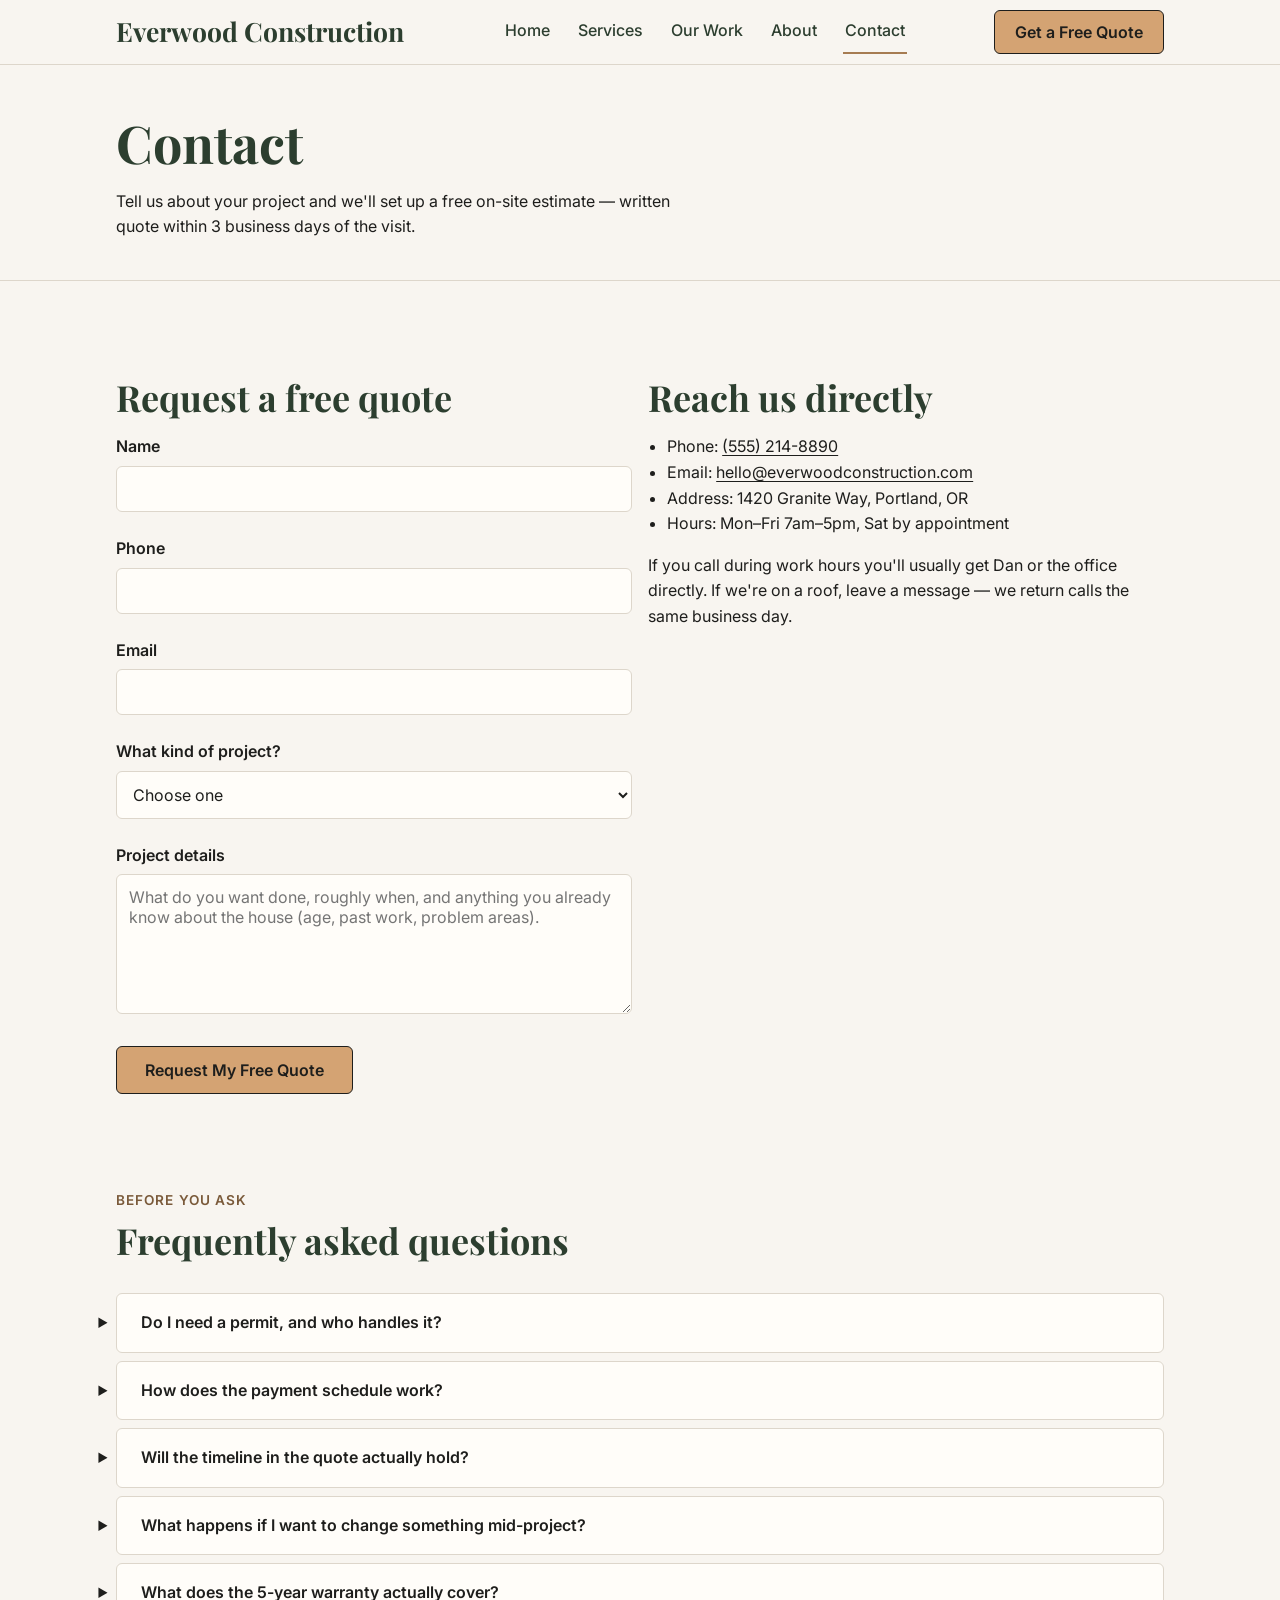
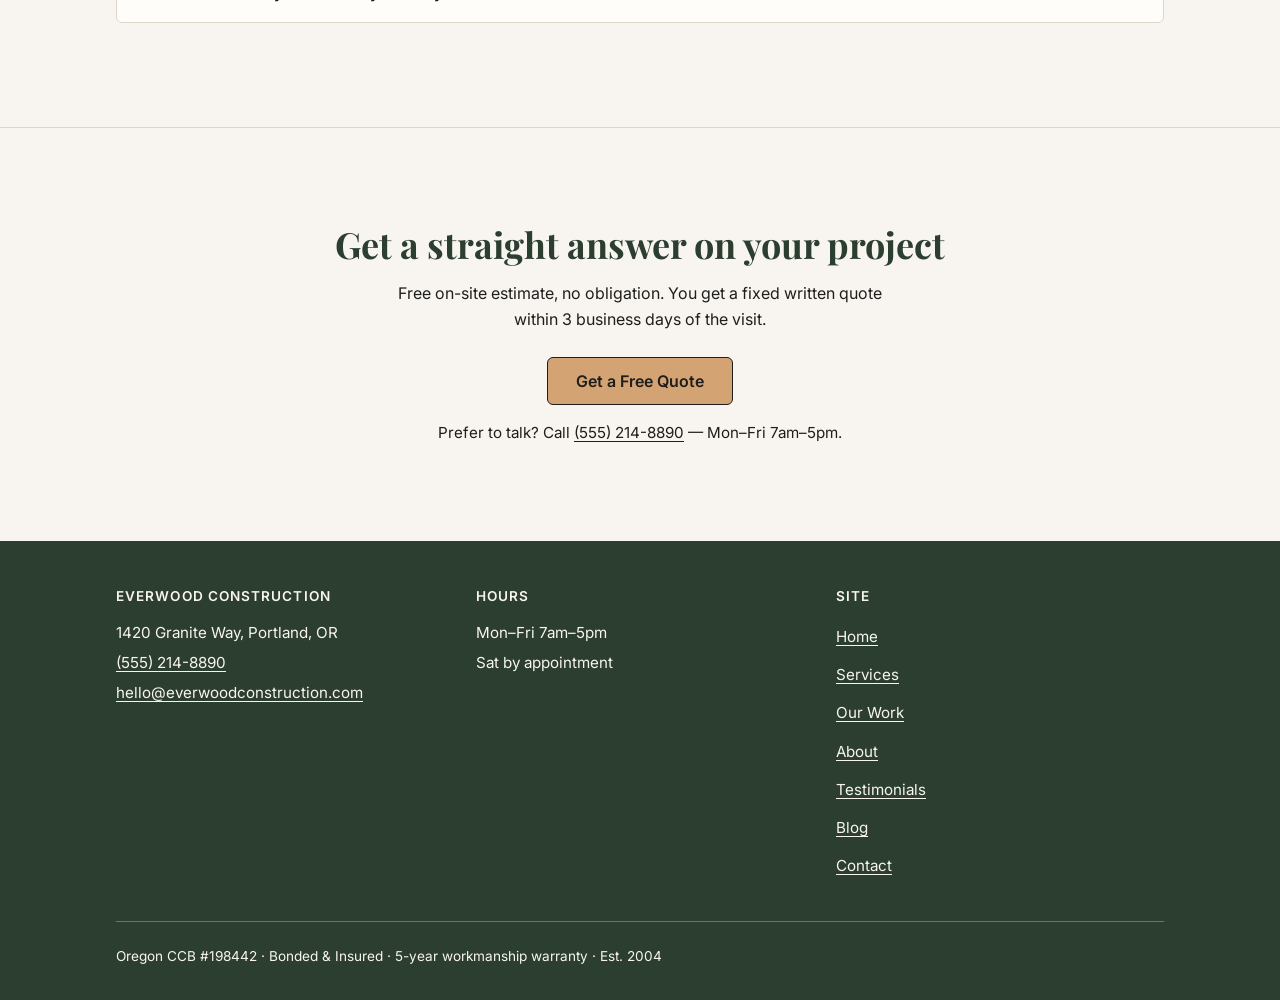
<file: contact.html>
<!DOCTYPE html>
<html lang="en">
<head>
  <meta charset="utf-8">
  <meta name="viewport" content="width=device-width, initial-scale=1">
  <title>Contact — Everwood Construction, Portland OR</title>
  <meta name="description" content="Request a free on-site estimate from Everwood Construction. Written quote within 3 business days. Call (555) 214-8890 or send the form.">
  <link rel="preconnect" href="https://fonts.googleapis.com">
  <link rel="preconnect" href="https://fonts.gstatic.com" crossorigin>
  <link href="https://fonts.googleapis.com/css2?family=Inter:wght@400;500;600&family=Playfair+Display:wght@700&display=swap" rel="stylesheet">
  <link rel="stylesheet" href="css/main.css">
  <script src="js/main.js" defer></script>
</head>
<body>
  <header class="site-header">
    <div class="container">
      <a class="wordmark" href="index.html" aria-label="Everwood Construction — home">
        <svg width="215" height="24" viewBox="0 0 215 24" aria-hidden="true" focusable="false"><text x="0" y="19" font-family="'Playfair Display', Georgia, serif" font-size="19" font-weight="700" fill="#2C3E2F">Everwood Construction</text></svg>
      </a>
      <nav class="main-nav" aria-label="Main">
        <a href="index.html">Home</a>
        <a href="services.html">Services</a>
        <a href="projects.html">Our Work</a>
        <a href="about.html">About</a>
        <a href="contact.html">Contact</a>
      </nav>
      <a class="btn-primary header-cta" href="contact.html">Get a Free Quote</a>
      <button class="nav-toggle" type="button" aria-expanded="false" aria-controls="drawer" aria-label="Open menu">
        <svg width="20" height="20" viewBox="0 0 20 20" aria-hidden="true" focusable="false"><path d="M2 4h16M2 10h16M2 16h16" stroke="currentColor" stroke-width="2"/></svg>
      </button>
    </div>
    <div class="drawer" id="drawer">
      <div class="drawer-top">
        <span class="drawer-brand">Everwood Construction</span>
        <button class="drawer-close" type="button" aria-label="Close menu">
          <svg width="20" height="20" viewBox="0 0 20 20" aria-hidden="true" focusable="false"><path d="M4 4l12 12M16 4L4 16" stroke="currentColor" stroke-width="2"/></svg>
        </button>
      </div>
      <nav aria-label="Menu">
        <a href="index.html">Home</a>
        <a href="services.html">Services</a>
        <a href="projects.html">Our Work</a>
        <a href="about.html">About</a>
        <a href="contact.html">Contact</a>
      </nav>
    </div>
  </header>
  <main>
    <section class="page-intro">
      <div class="container">
        <h1>Contact</h1>
        <p>Tell us about your project and we'll set up a free on-site estimate — written quote within 3 business days of the visit.</p>
      </div>
    </section>
    <section class="section">
      <div class="container">
        <div class="grid grid-2">
          <div>
            <h2>Request a free quote</h2>
            <form id="quote-form" novalidate>
              <div class="form-field">
                <label for="name">Name</label>
                <input type="text" id="name" name="name" autocomplete="name" required aria-describedby="name-error">
                <p class="error" id="name-error"></p>
              </div>
              <div class="form-field">
                <label for="phone">Phone</label>
                <input type="tel" id="phone" name="phone" inputmode="tel" autocomplete="tel" required aria-describedby="phone-error">
                <p class="error" id="phone-error"></p>
              </div>
              <div class="form-field">
                <label for="email">Email</label>
                <input type="email" id="email" name="email" inputmode="email" autocomplete="email" required aria-describedby="email-error">
                <p class="error" id="email-error"></p>
              </div>
              <div class="form-field">
                <label for="service">What kind of project?</label>
                <select id="service" name="service" required aria-describedby="service-error">
                  <option value="">Choose one</option>
                  <option>Kitchen remodel</option>
                  <option>Bathroom renovation</option>
                  <option>Room addition</option>
                  <option>Full-home renovation</option>
                  <option>Deck or outdoor structure</option>
                  <option>Structural repair</option>
                  <option>Something else</option>
                </select>
                <p class="error" id="service-error"></p>
              </div>
              <div class="form-field">
                <label for="details">Project details</label>
                <textarea id="details" name="details" required aria-describedby="details-error" placeholder="What do you want done, roughly when, and anything you already know about the house (age, past work, problem areas)."></textarea>
                <p class="error" id="details-error"></p>
              </div>
              <button type="submit" class="btn-primary">Request My Free Quote</button>
            </form>
          </div>
          <div>
            <h2>Reach us directly</h2>
            <ul>
              <li>Phone: <a href="tel:+15552148890">(555) 214-8890</a></li>
              <li>Email: <a href="mailto:hello@everwoodconstruction.com">hello@everwoodconstruction.com</a></li>
              <li>Address: 1420 Granite Way, Portland, OR</li>
              <li>Hours: Mon–Fri 7am–5pm, Sat by appointment</li>
            </ul>
            <p>If you call during work hours you'll usually get Dan or the office directly. If we're on a roof, leave a message — we return calls the same business day.</p>
          </div>
        </div>
      </div>
    </section>
    <section class="section">
      <div class="container">
        <div class="section-header">
          <span class="kicker">Before you ask</span>
          <h2>Frequently asked questions</h2>
        </div>
        <div class="faq fade-up">
          <details>
            <summary>Do I need a permit, and who handles it?</summary>
            <div>
              <p>If the work touches structure, wiring, plumbing, or adds square footage — yes. We pull every permit ourselves and the cost is a line item in your quote, typically $500–2,500 depending on scope. Plan-reviewed work (additions, structural changes) takes 6–10 weeks for the City of Portland to approve, and we tell you that before you sign, not after. We never start regulated work without the permit in hand.</p>
            </div>
          </details>
          <details>
            <summary>How does the payment schedule work?</summary>
            <div>
              <p>A 10% deposit reserves your start date and covers initial materials. After that, payments tie to completed milestones — rough-in, drywall, finish — usually 3 to 5 payments on a mid-size job. The final 10% isn't due until you've done the walkthrough and every punch-list item is closed. We never ask for large cash sums up front; in Oregon, that's a warning sign, not a norm.</p>
            </div>
          </details>
          <details>
            <summary>Will the timeline in the quote actually hold?</summary>
            <div>
              <p>Mostly, and here's the honest version: about 8 of 10 of our jobs finish within a week of the quoted schedule. The slips come from three places — what we find when walls open (biggest one in pre-1960 houses), permit review rounds, and long-lead materials like custom cabinets or windows. We build known risks into the schedule up front and flag anything new in your Friday update the week we learn about it, with the schedule impact in writing.</p>
            </div>
          </details>
          <details>
            <summary>What happens if I want to change something mid-project?</summary>
            <div>
              <p>You get a written change order first: what changes, what it costs, what it does to the schedule. You sign before we do the work — no verbal "we'll sort it out later," because later is where disputes live. Small changes (moving an outlet, swapping a fixture) often run $150–600. Moving a wall after framing can run into thousands, and we'll tell you that plainly before you decide.</p>
            </div>
          </details>
          <details>
            <summary>What does the 5-year warranty actually cover?</summary>
            <div>
              <p>Our workmanship — anything we built or installed that fails because of how we built or installed it. A door we hung that won't close, tile we set that cracks, a deck board that cups. Call, and we come fix it at no cost. It doesn't cover product defects (those carry the manufacturer's warranty, which we register for you), normal wear, or work someone else did after us. It's in writing and signed at the final walkthrough.</p>
            </div>
          </details>
        </div>
      </div>
    </section>
    <section class="quote-cta">
      <div class="container">
        <h2>Get a straight answer on your project</h2>
        <p>Free on-site estimate, no obligation. You get a fixed written quote within 3 business days of the visit.</p>
        <a class="btn-primary" href="contact.html">Get a Free Quote</a>
        <span class="phone-alt">Prefer to talk? Call <a href="tel:+15552148890">(555) 214-8890</a> — Mon–Fri 7am–5pm.</span>
      </div>
    </section>
  </main>
  <div class="action-bar">
    <a href="tel:+15552148890">Call (555) 214-8890</a>
    <a href="contact.html">Free Quote</a>
  </div>
  <footer class="site-footer">
    <div class="container">
      <div class="footer-grid">
        <div>
          <h2>Everwood Construction</h2>
          <ul>
            <li>1420 Granite Way, Portland, OR</li>
            <li><a href="tel:+15552148890">(555) 214-8890</a></li>
            <li><a href="mailto:hello@everwoodconstruction.com">hello@everwoodconstruction.com</a></li>
          </ul>
        </div>
        <div>
          <h2>Hours</h2>
          <ul>
            <li>Mon–Fri 7am–5pm</li>
            <li>Sat by appointment</li>
          </ul>
        </div>
        <nav aria-label="Footer">
          <h2>Site</h2>
          <ul>
            <li><a href="index.html">Home</a></li>
            <li><a href="services.html">Services</a></li>
            <li><a href="projects.html">Our Work</a></li>
            <li><a href="about.html">About</a></li>
            <li><a href="testimonials.html">Testimonials</a></li>
            <li><a href="blog.html">Blog</a></li>
            <li><a href="contact.html">Contact</a></li>
          </ul>
        </nav>
      </div>
      <div class="footer-legal">
        <p>Oregon CCB #198442 · Bonded &amp; Insured · 5-year workmanship warranty · Est. 2004</p>
      </div>
    </div>
  </footer>
</body>
</html>
</file>
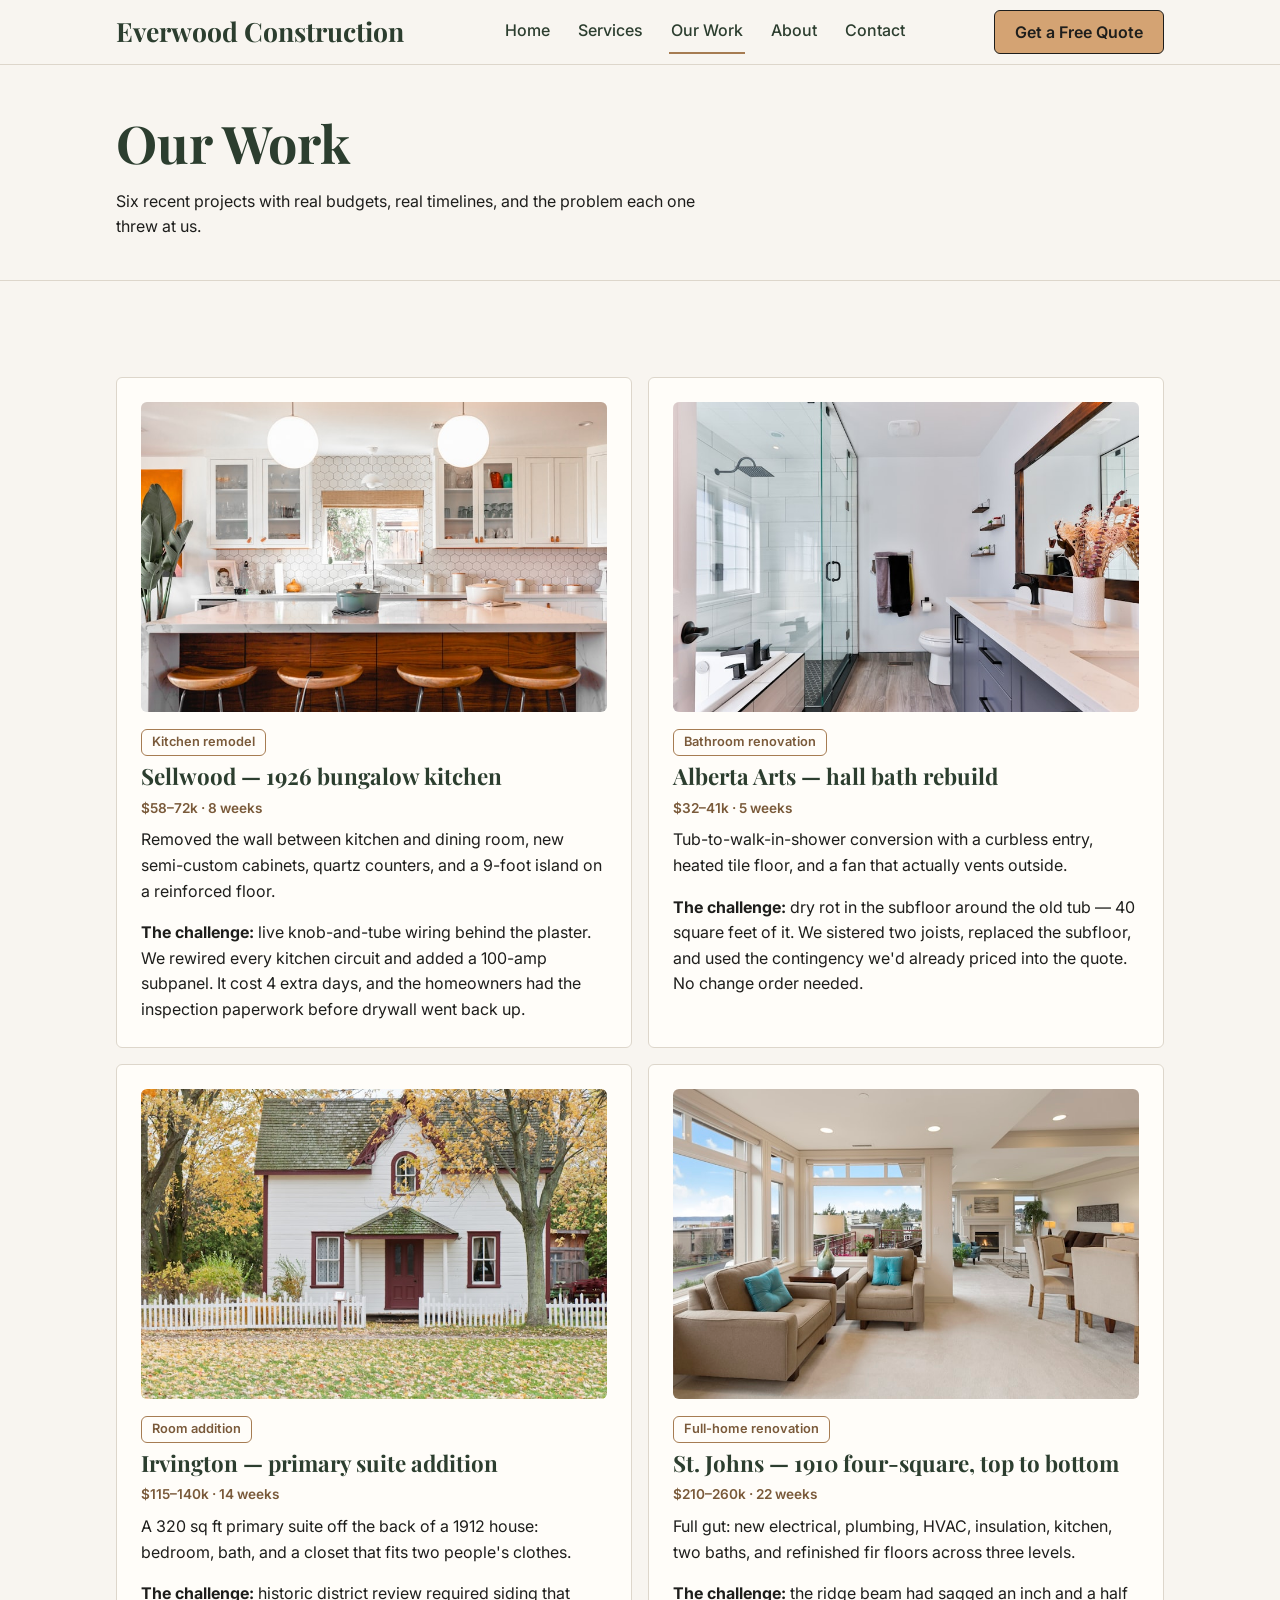
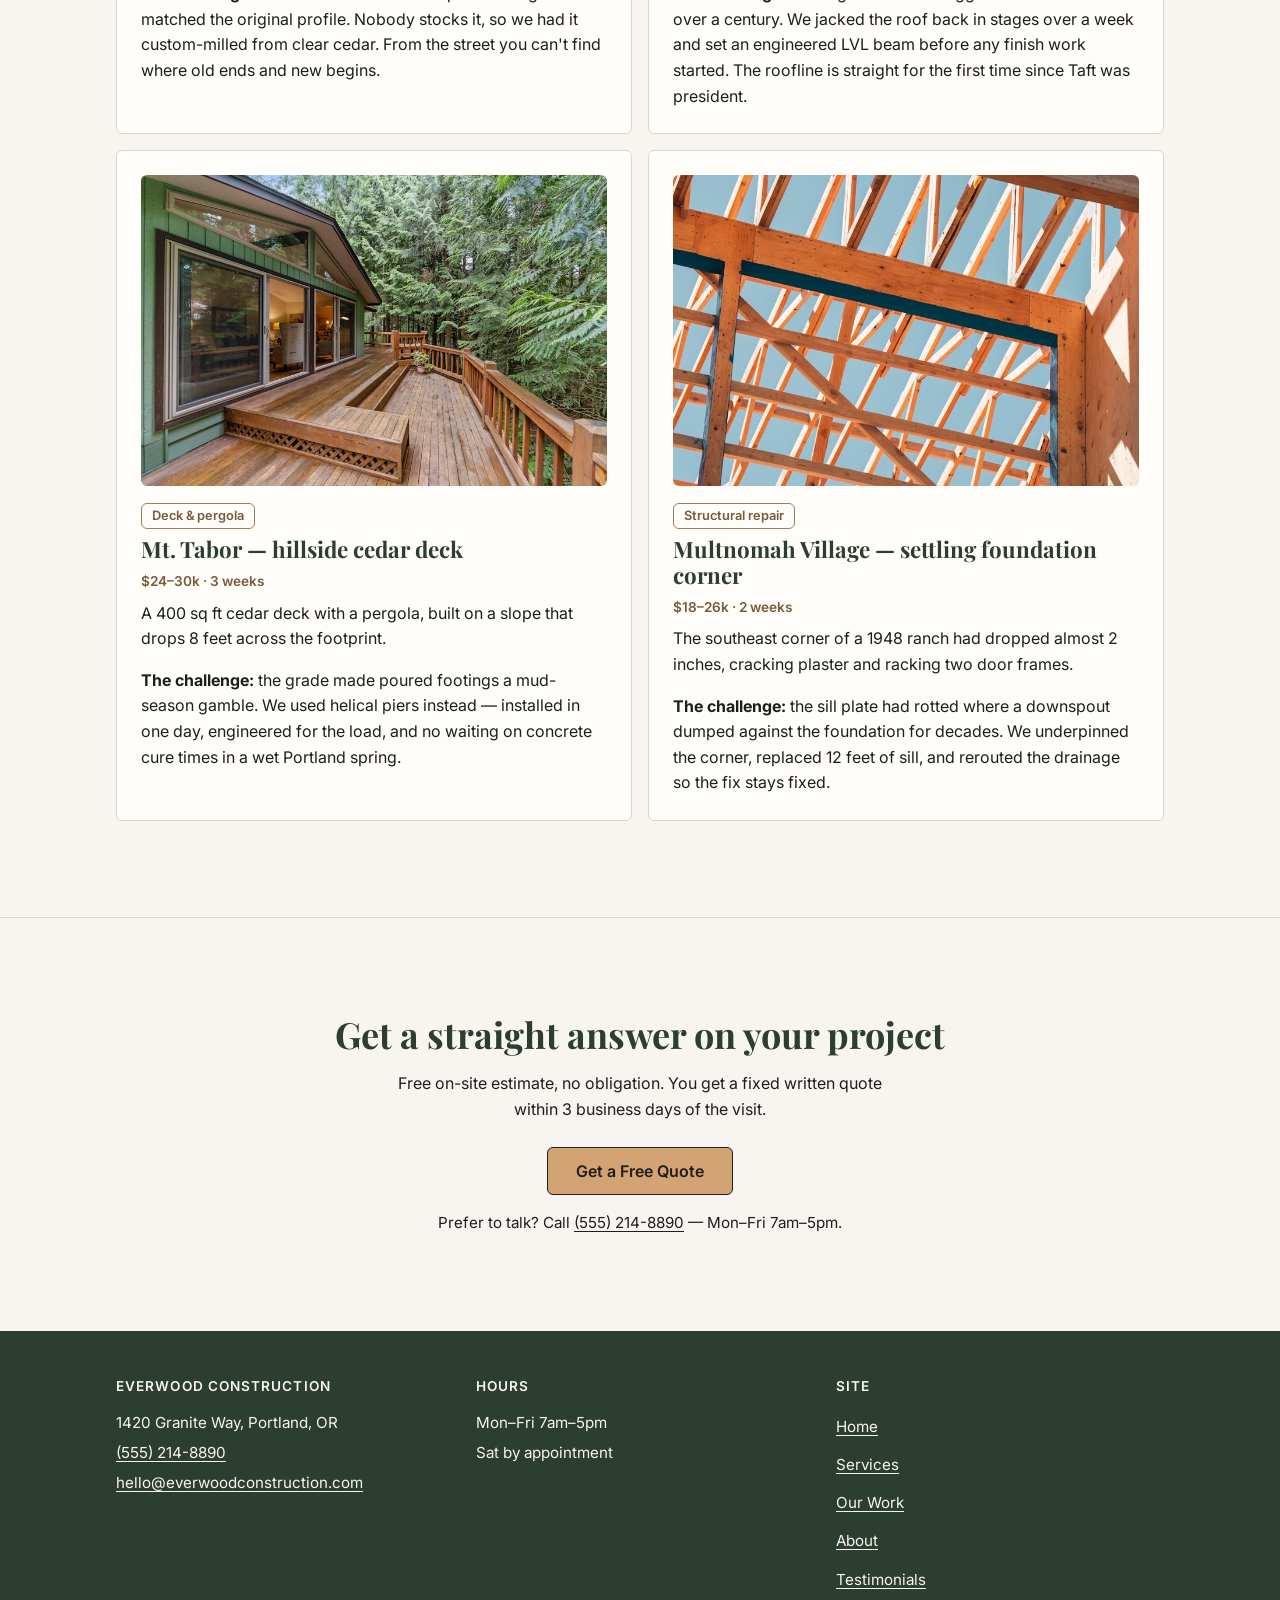
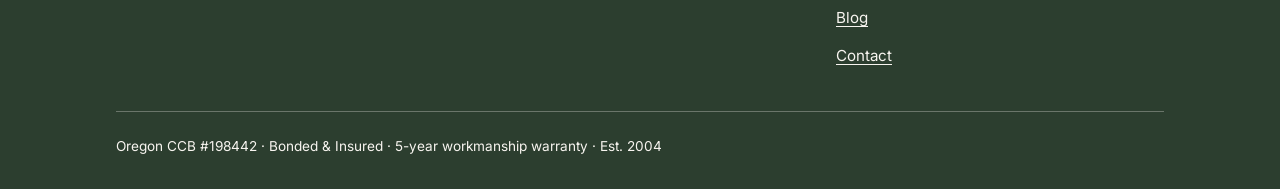
<file: projects.html>
<!DOCTYPE html>
<html lang="en">
<head>
  <meta charset="utf-8">
  <meta name="viewport" content="width=device-width, initial-scale=1">
  <title>Our Work — Everwood Construction, Portland OR</title>
  <meta name="description" content="Six recent Everwood Construction projects across Portland neighborhoods, with budget ranges, timelines, and the specific problem each one solved.">
  <link rel="preconnect" href="https://fonts.googleapis.com">
  <link rel="preconnect" href="https://fonts.gstatic.com" crossorigin>
  <link href="https://fonts.googleapis.com/css2?family=Inter:wght@400;500;600&family=Playfair+Display:wght@700&display=swap" rel="stylesheet">
  <link rel="stylesheet" href="css/main.css">
  <script src="js/main.js" defer></script>
</head>
<body>
  <header class="site-header">
    <div class="container">
      <a class="wordmark" href="index.html" aria-label="Everwood Construction — home">
        <svg width="215" height="24" viewBox="0 0 215 24" aria-hidden="true" focusable="false"><text x="0" y="19" font-family="'Playfair Display', Georgia, serif" font-size="19" font-weight="700" fill="#2C3E2F">Everwood Construction</text></svg>
      </a>
      <nav class="main-nav" aria-label="Main">
        <a href="index.html">Home</a>
        <a href="services.html">Services</a>
        <a href="projects.html">Our Work</a>
        <a href="about.html">About</a>
        <a href="contact.html">Contact</a>
      </nav>
      <a class="btn-primary header-cta" href="contact.html">Get a Free Quote</a>
      <button class="nav-toggle" type="button" aria-expanded="false" aria-controls="drawer" aria-label="Open menu">
        <svg width="20" height="20" viewBox="0 0 20 20" aria-hidden="true" focusable="false"><path d="M2 4h16M2 10h16M2 16h16" stroke="currentColor" stroke-width="2"/></svg>
      </button>
    </div>
    <div class="drawer" id="drawer">
      <div class="drawer-top">
        <span class="drawer-brand">Everwood Construction</span>
        <button class="drawer-close" type="button" aria-label="Close menu">
          <svg width="20" height="20" viewBox="0 0 20 20" aria-hidden="true" focusable="false"><path d="M4 4l12 12M16 4L4 16" stroke="currentColor" stroke-width="2"/></svg>
        </button>
      </div>
      <nav aria-label="Menu">
        <a href="index.html">Home</a>
        <a href="services.html">Services</a>
        <a href="projects.html">Our Work</a>
        <a href="about.html">About</a>
        <a href="contact.html">Contact</a>
      </nav>
    </div>
  </header>
  <main>
    <section class="page-intro">
      <div class="container">
        <h1>Our Work</h1>
        <p>Six recent projects with real budgets, real timelines, and the problem each one threw at us.</p>
      </div>
    </section>
    <section class="section">
      <div class="container">
        <div class="grid grid-2 fade-up">
          <article class="card">
            <img class="card-img" src="assets/images/proj-kitchen.jpg" alt="Remodeled bungalow kitchen with wood island and counter stools" width="800" height="533" loading="lazy">
            <span class="tag">Kitchen remodel</span>
            <h2>Sellwood — 1926 bungalow kitchen</h2>
            <p class="meta">$58–72k · 8 weeks</p>
            <p>Removed the wall between kitchen and dining room, new semi-custom cabinets, quartz counters, and a 9-foot island on a reinforced floor.</p>
            <p><strong>The challenge:</strong> live knob-and-tube wiring behind the plaster. We rewired every kitchen circuit and added a 100-amp subpanel. It cost 4 extra days, and the homeowners had the inspection paperwork before drywall went back up.</p>
          </article>
          <article class="card">
            <img class="card-img" src="assets/images/proj-bathroom.jpg" alt="Renovated bathroom with glass walk-in shower and double vanity" width="800" height="533" loading="lazy">
            <span class="tag">Bathroom renovation</span>
            <h2>Alberta Arts — hall bath rebuild</h2>
            <p class="meta">$32–41k · 5 weeks</p>
            <p>Tub-to-walk-in-shower conversion with a curbless entry, heated tile floor, and a fan that actually vents outside.</p>
            <p><strong>The challenge:</strong> dry rot in the subfloor around the old tub — 40 square feet of it. We sistered two joists, replaced the subfloor, and used the contingency we'd already priced into the quote. No change order needed.</p>
          </article>
          <article class="card">
            <img class="card-img" src="assets/images/proj-addition.jpg" alt="Early-1900s two-story farmhouse with white siding and original trim" width="800" height="533" loading="lazy">
            <span class="tag">Room addition</span>
            <h2>Irvington — primary suite addition</h2>
            <p class="meta">$115–140k · 14 weeks</p>
            <p>A 320 sq ft primary suite off the back of a 1912 house: bedroom, bath, and a closet that fits two people's clothes.</p>
            <p><strong>The challenge:</strong> historic district review required siding that matched the original profile. Nobody stocks it, so we had it custom-milled from clear cedar. From the street you can't find where old ends and new begins.</p>
          </article>
          <article class="card">
            <img class="card-img" src="assets/images/proj-fullhome.jpg" alt="Open living and dining area after a full renovation" width="800" height="533" loading="lazy">
            <span class="tag">Full-home renovation</span>
            <h2>St. Johns — 1910 four-square, top to bottom</h2>
            <p class="meta">$210–260k · 22 weeks</p>
            <p>Full gut: new electrical, plumbing, HVAC, insulation, kitchen, two baths, and refinished fir floors across three levels.</p>
            <p><strong>The challenge:</strong> the ridge beam had sagged an inch and a half over a century. We jacked the roof back in stages over a week and set an engineered LVL beam before any finish work started. The roofline is straight for the first time since Taft was president.</p>
          </article>
          <article class="card">
            <img class="card-img" src="assets/images/proj-deck.jpg" alt="New cedar deck with built-in steps and railing surrounded by evergreens" width="800" height="533" loading="lazy">
            <span class="tag">Deck &amp; pergola</span>
            <h2>Mt. Tabor — hillside cedar deck</h2>
            <p class="meta">$24–30k · 3 weeks</p>
            <p>A 400 sq ft cedar deck with a pergola, built on a slope that drops 8 feet across the footprint.</p>
            <p><strong>The challenge:</strong> the grade made poured footings a mud-season gamble. We used helical piers instead — installed in one day, engineered for the load, and no waiting on concrete cure times in a wet Portland spring.</p>
          </article>
          <article class="card">
            <img class="card-img" src="assets/images/proj-structural.jpg" alt="New engineered beams and roof framing on a house under repair" width="800" height="533" loading="lazy">
            <span class="tag">Structural repair</span>
            <h2>Multnomah Village — settling foundation corner</h2>
            <p class="meta">$18–26k · 2 weeks</p>
            <p>The southeast corner of a 1948 ranch had dropped almost 2 inches, cracking plaster and racking two door frames.</p>
            <p><strong>The challenge:</strong> the sill plate had rotted where a downspout dumped against the foundation for decades. We underpinned the corner, replaced 12 feet of sill, and rerouted the drainage so the fix stays fixed.</p>
          </article>
        </div>
      </div>
    </section>
    <section class="quote-cta">
      <div class="container">
        <h2>Get a straight answer on your project</h2>
        <p>Free on-site estimate, no obligation. You get a fixed written quote within 3 business days of the visit.</p>
        <a class="btn-primary" href="contact.html">Get a Free Quote</a>
        <span class="phone-alt">Prefer to talk? Call <a href="tel:+15552148890">(555) 214-8890</a> — Mon–Fri 7am–5pm.</span>
      </div>
    </section>
  </main>
  <div class="action-bar">
    <a href="tel:+15552148890">Call (555) 214-8890</a>
    <a href="contact.html">Free Quote</a>
  </div>
  <footer class="site-footer">
    <div class="container">
      <div class="footer-grid">
        <div>
          <h2>Everwood Construction</h2>
          <ul>
            <li>1420 Granite Way, Portland, OR</li>
            <li><a href="tel:+15552148890">(555) 214-8890</a></li>
            <li><a href="mailto:hello@everwoodconstruction.com">hello@everwoodconstruction.com</a></li>
          </ul>
        </div>
        <div>
          <h2>Hours</h2>
          <ul>
            <li>Mon–Fri 7am–5pm</li>
            <li>Sat by appointment</li>
          </ul>
        </div>
        <nav aria-label="Footer">
          <h2>Site</h2>
          <ul>
            <li><a href="index.html">Home</a></li>
            <li><a href="services.html">Services</a></li>
            <li><a href="projects.html">Our Work</a></li>
            <li><a href="about.html">About</a></li>
            <li><a href="testimonials.html">Testimonials</a></li>
            <li><a href="blog.html">Blog</a></li>
            <li><a href="contact.html">Contact</a></li>
          </ul>
        </nav>
      </div>
      <div class="footer-legal">
        <p>Oregon CCB #198442 · Bonded &amp; Insured · 5-year workmanship warranty · Est. 2004</p>
      </div>
    </div>
  </footer>
</body>
</html>
</file>
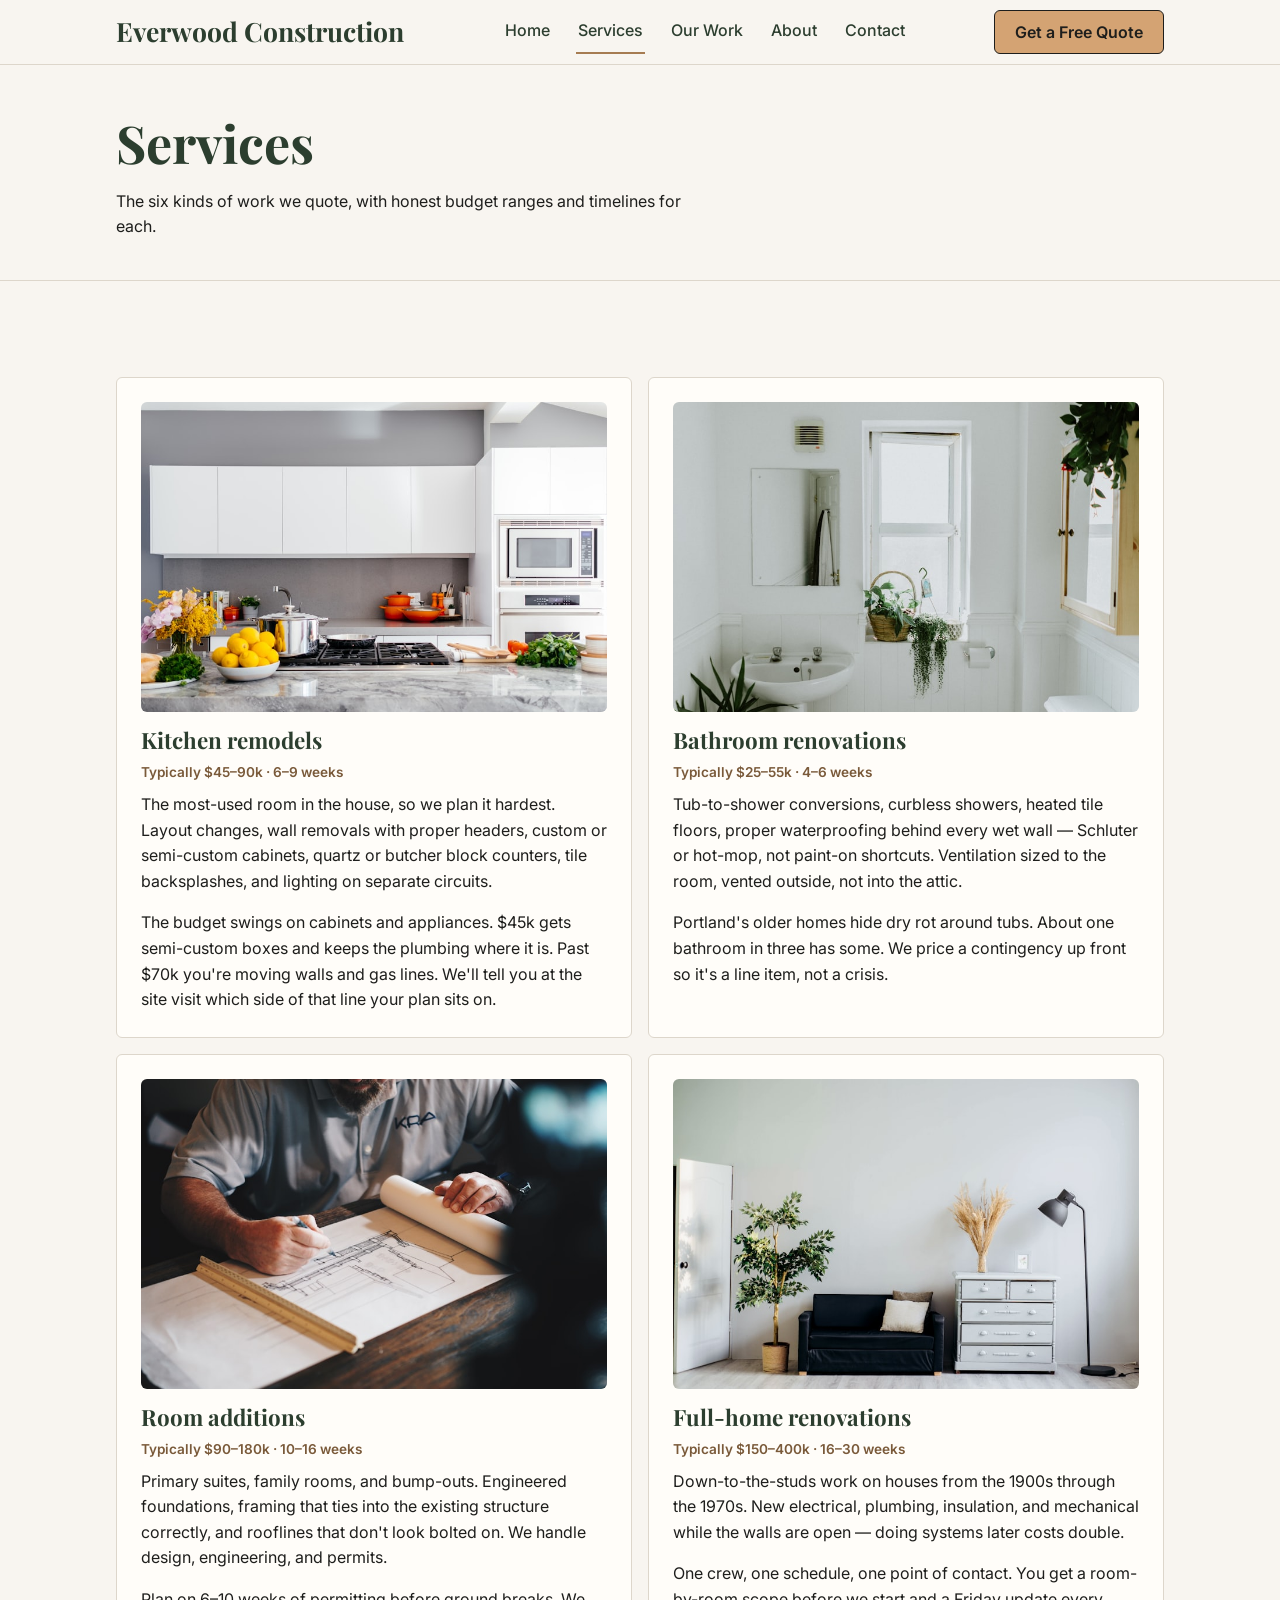
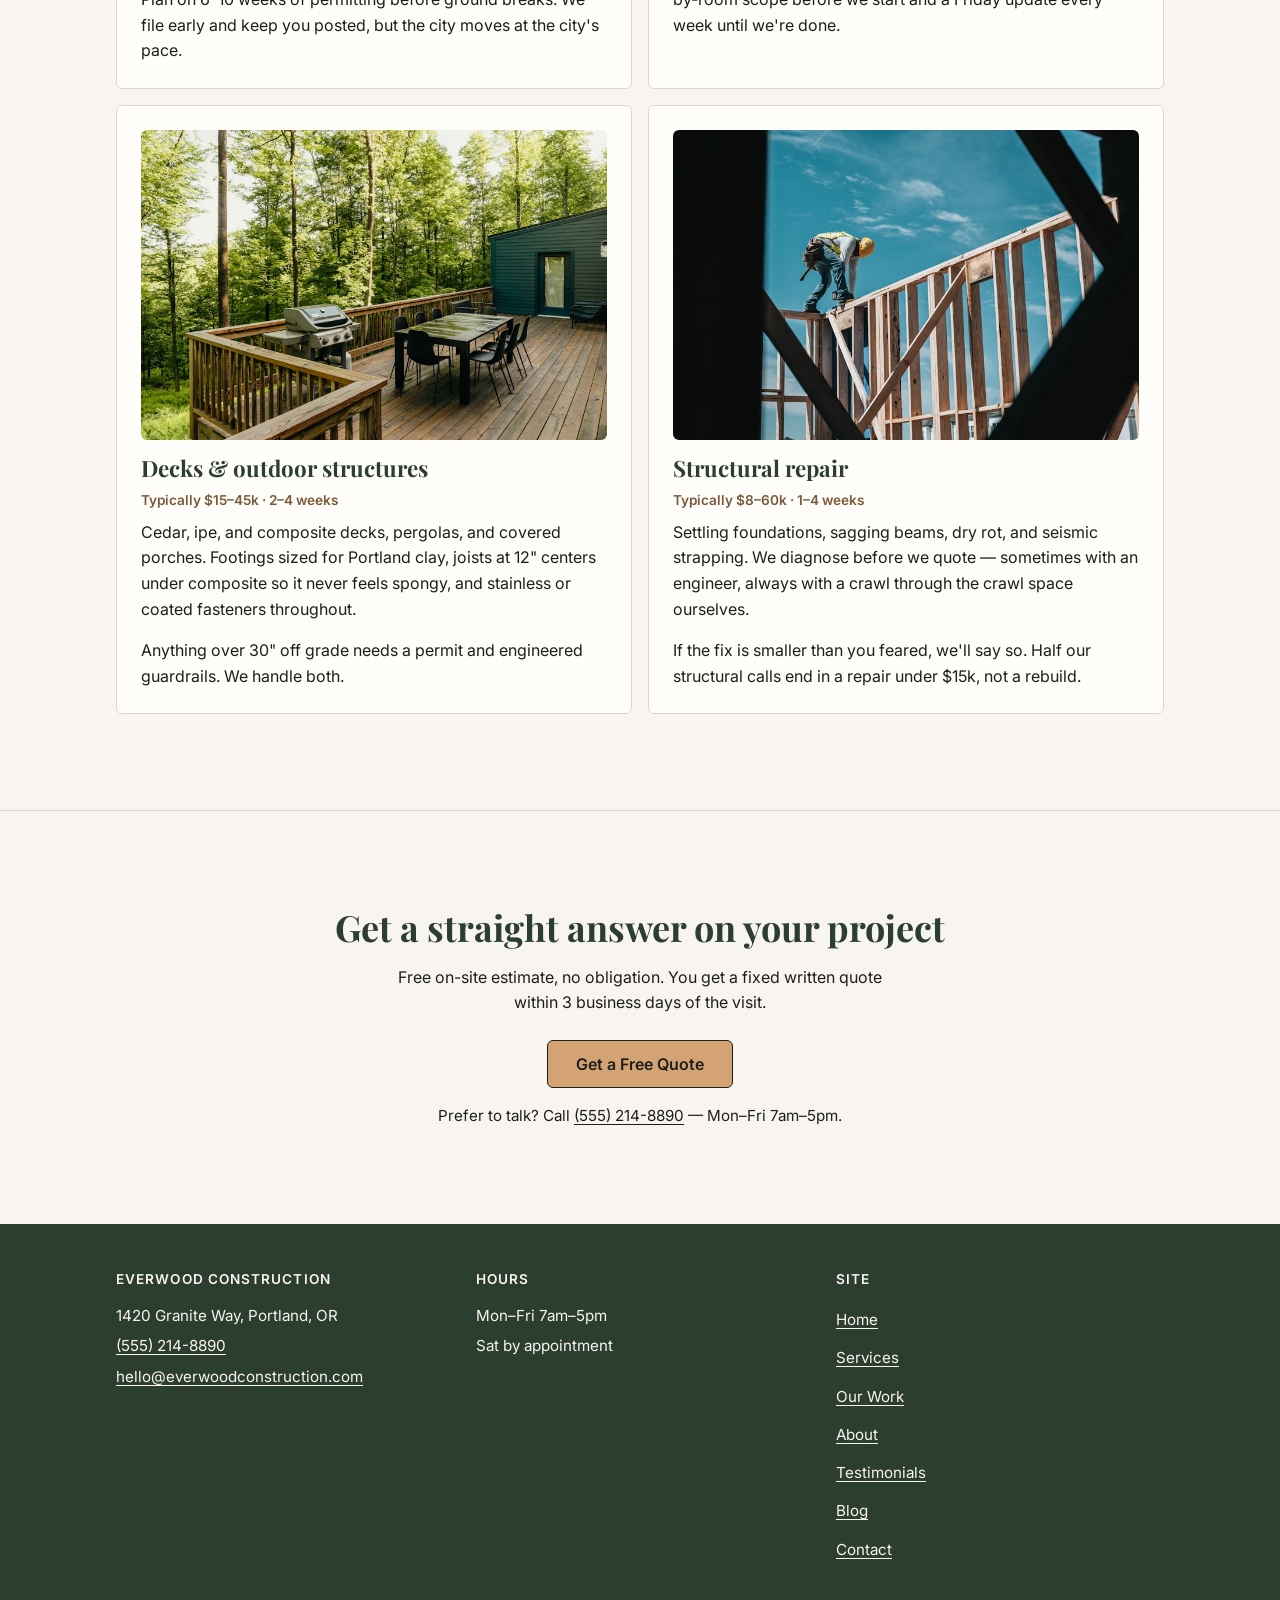
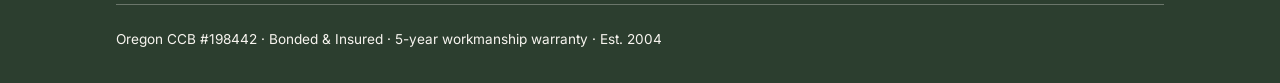
<file: services.html>
<!DOCTYPE html>
<html lang="en">
<head>
  <meta charset="utf-8">
  <meta name="viewport" content="width=device-width, initial-scale=1">
  <title>Services — Everwood Construction, Portland OR</title>
  <meta name="description" content="Kitchen remodels, bathroom renovations, room additions, full-home renovations, decks, and structural repair in Portland, OR. Real budget ranges and timelines for each.">
  <link rel="preconnect" href="https://fonts.googleapis.com">
  <link rel="preconnect" href="https://fonts.gstatic.com" crossorigin>
  <link href="https://fonts.googleapis.com/css2?family=Inter:wght@400;500;600&family=Playfair+Display:wght@700&display=swap" rel="stylesheet">
  <link rel="stylesheet" href="css/main.css">
  <script src="js/main.js" defer></script>
</head>
<body>
  <header class="site-header">
    <div class="container">
      <a class="wordmark" href="index.html" aria-label="Everwood Construction — home">
        <svg width="215" height="24" viewBox="0 0 215 24" aria-hidden="true" focusable="false"><text x="0" y="19" font-family="'Playfair Display', Georgia, serif" font-size="19" font-weight="700" fill="#2C3E2F">Everwood Construction</text></svg>
      </a>
      <nav class="main-nav" aria-label="Main">
        <a href="index.html">Home</a>
        <a href="services.html">Services</a>
        <a href="projects.html">Our Work</a>
        <a href="about.html">About</a>
        <a href="contact.html">Contact</a>
      </nav>
      <a class="btn-primary header-cta" href="contact.html">Get a Free Quote</a>
      <button class="nav-toggle" type="button" aria-expanded="false" aria-controls="drawer" aria-label="Open menu">
        <svg width="20" height="20" viewBox="0 0 20 20" aria-hidden="true" focusable="false"><path d="M2 4h16M2 10h16M2 16h16" stroke="currentColor" stroke-width="2"/></svg>
      </button>
    </div>
    <div class="drawer" id="drawer">
      <div class="drawer-top">
        <span class="drawer-brand">Everwood Construction</span>
        <button class="drawer-close" type="button" aria-label="Close menu">
          <svg width="20" height="20" viewBox="0 0 20 20" aria-hidden="true" focusable="false"><path d="M4 4l12 12M16 4L4 16" stroke="currentColor" stroke-width="2"/></svg>
        </button>
      </div>
      <nav aria-label="Menu">
        <a href="index.html">Home</a>
        <a href="services.html">Services</a>
        <a href="projects.html">Our Work</a>
        <a href="about.html">About</a>
        <a href="contact.html">Contact</a>
      </nav>
    </div>
  </header>
  <main>
    <section class="page-intro">
      <div class="container">
        <h1>Services</h1>
        <p>The six kinds of work we quote, with honest budget ranges and timelines for each.</p>
      </div>
    </section>
    <section class="section">
      <div class="container">
        <div class="grid grid-2 fade-up">
          <div class="card" id="kitchens">
            <img class="card-img" src="assets/images/svc-kitchen.jpg" alt="Remodeled kitchen with white cabinets, gray backsplash, and built-in wall ovens" width="800" height="533" loading="lazy">
            <h2>Kitchen remodels</h2>
            <p class="meta">Typically $45–90k · 6–9 weeks</p>
            <p>The most-used room in the house, so we plan it hardest. Layout changes, wall removals with proper headers, custom or semi-custom cabinets, quartz or butcher block counters, tile backsplashes, and lighting on separate circuits.</p>
            <p>The budget swings on cabinets and appliances. $45k gets semi-custom boxes and keeps the plumbing where it is. Past $70k you're moving walls and gas lines. We'll tell you at the site visit which side of that line your plan sits on.</p>
          </div>
          <div class="card" id="bathrooms">
            <img class="card-img" src="assets/images/svc-bathroom.jpg" alt="Bright white bathroom with a sink, window, and hanging plants" width="800" height="533" loading="lazy">
            <h2>Bathroom renovations</h2>
            <p class="meta">Typically $25–55k · 4–6 weeks</p>
            <p>Tub-to-shower conversions, curbless showers, heated tile floors, proper waterproofing behind every wet wall — Schluter or hot-mop, not paint-on shortcuts. Ventilation sized to the room, vented outside, not into the attic.</p>
            <p>Portland's older homes hide dry rot around tubs. About one bathroom in three has some. We price a contingency up front so it's a line item, not a crisis.</p>
          </div>
          <div class="card" id="additions">
            <img class="card-img" src="assets/images/svc-addition.jpg" alt="Contractor drafting a house plan with a scale ruler on rolled drawings" width="800" height="533" loading="lazy">
            <h2>Room additions</h2>
            <p class="meta">Typically $90–180k · 10–16 weeks</p>
            <p>Primary suites, family rooms, and bump-outs. Engineered foundations, framing that ties into the existing structure correctly, and rooflines that don't look bolted on. We handle design, engineering, and permits.</p>
            <p>Plan on 6–10 weeks of permitting before ground breaks. We file early and keep you posted, but the city moves at the city's pace.</p>
          </div>
          <div class="card" id="full-home">
            <img class="card-img" src="assets/images/svc-fullhome.jpg" alt="Repainted living room with light wood floors, sofa, and dresser" width="800" height="533" loading="lazy">
            <h2>Full-home renovations</h2>
            <p class="meta">Typically $150–400k · 16–30 weeks</p>
            <p>Down-to-the-studs work on houses from the 1900s through the 1970s. New electrical, plumbing, insulation, and mechanical while the walls are open — doing systems later costs double.</p>
            <p>One crew, one schedule, one point of contact. You get a room-by-room scope before we start and a Friday update every week until we're done.</p>
          </div>
          <div class="card" id="decks">
            <img class="card-img" src="assets/images/svc-deck.jpg" alt="Wood deck with railing, outdoor dining table, and grill overlooking trees" width="800" height="533" loading="lazy">
            <h2>Decks &amp; outdoor structures</h2>
            <p class="meta">Typically $15–45k · 2–4 weeks</p>
            <p>Cedar, ipe, and composite decks, pergolas, and covered porches. Footings sized for Portland clay, joists at 12" centers under composite so it never feels spongy, and stainless or coated fasteners throughout.</p>
            <p>Anything over 30" off grade needs a permit and engineered guardrails. We handle both.</p>
          </div>
          <div class="card" id="structural">
            <img class="card-img" src="assets/images/svc-structural.jpg" alt="Carpenter working on top of new wall framing" width="800" height="533" loading="lazy">
            <h2>Structural repair</h2>
            <p class="meta">Typically $8–60k · 1–4 weeks</p>
            <p>Settling foundations, sagging beams, dry rot, and seismic strapping. We diagnose before we quote — sometimes with an engineer, always with a crawl through the crawl space ourselves.</p>
            <p>If the fix is smaller than you feared, we'll say so. Half our structural calls end in a repair under $15k, not a rebuild.</p>
          </div>
        </div>
      </div>
    </section>
    <section class="quote-cta">
      <div class="container">
        <h2>Get a straight answer on your project</h2>
        <p>Free on-site estimate, no obligation. You get a fixed written quote within 3 business days of the visit.</p>
        <a class="btn-primary" href="contact.html">Get a Free Quote</a>
        <span class="phone-alt">Prefer to talk? Call <a href="tel:+15552148890">(555) 214-8890</a> — Mon–Fri 7am–5pm.</span>
      </div>
    </section>
  </main>
  <div class="action-bar">
    <a href="tel:+15552148890">Call (555) 214-8890</a>
    <a href="contact.html">Free Quote</a>
  </div>
  <footer class="site-footer">
    <div class="container">
      <div class="footer-grid">
        <div>
          <h2>Everwood Construction</h2>
          <ul>
            <li>1420 Granite Way, Portland, OR</li>
            <li><a href="tel:+15552148890">(555) 214-8890</a></li>
            <li><a href="mailto:hello@everwoodconstruction.com">hello@everwoodconstruction.com</a></li>
          </ul>
        </div>
        <div>
          <h2>Hours</h2>
          <ul>
            <li>Mon–Fri 7am–5pm</li>
            <li>Sat by appointment</li>
          </ul>
        </div>
        <nav aria-label="Footer">
          <h2>Site</h2>
          <ul>
            <li><a href="index.html">Home</a></li>
            <li><a href="services.html">Services</a></li>
            <li><a href="projects.html">Our Work</a></li>
            <li><a href="about.html">About</a></li>
            <li><a href="testimonials.html">Testimonials</a></li>
            <li><a href="blog.html">Blog</a></li>
            <li><a href="contact.html">Contact</a></li>
          </ul>
        </nav>
      </div>
      <div class="footer-legal">
        <p>Oregon CCB #198442 · Bonded &amp; Insured · 5-year workmanship warranty · Est. 2004</p>
      </div>
    </div>
  </footer>
</body>
</html>
</file>
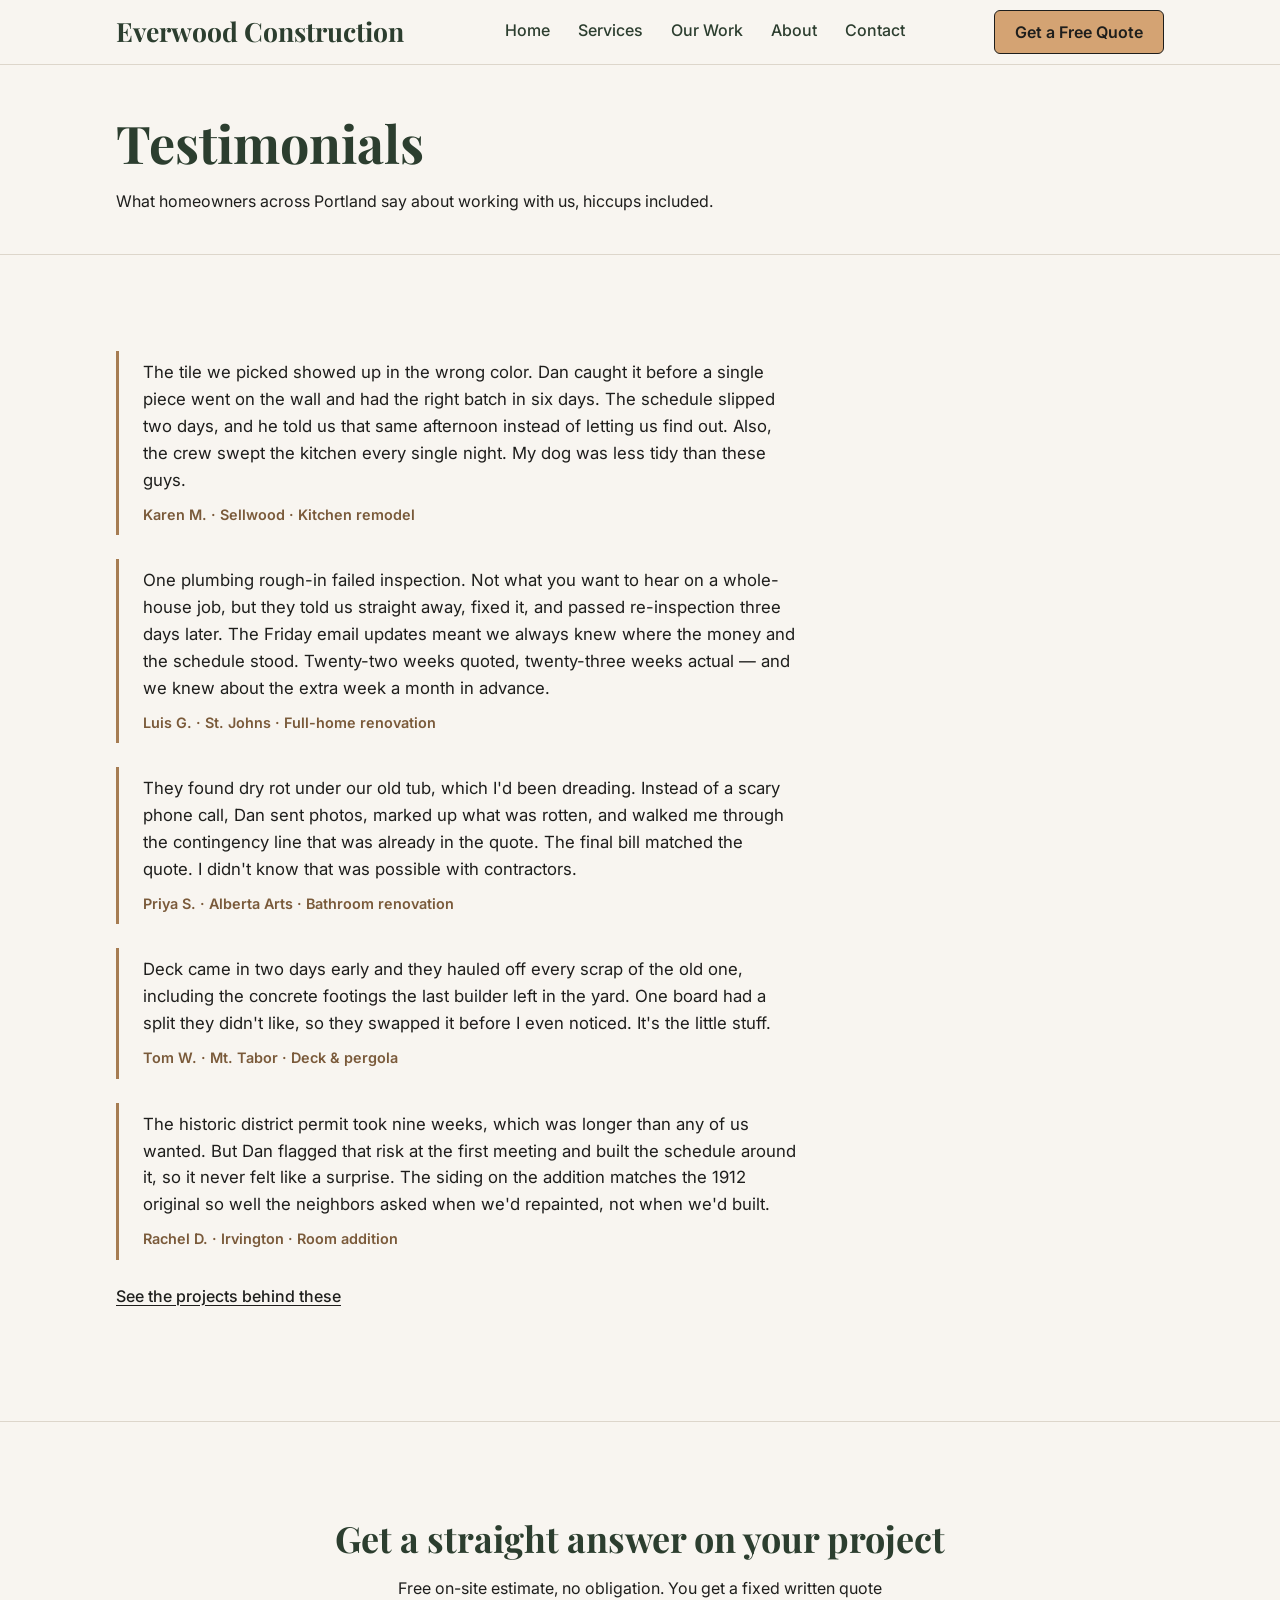
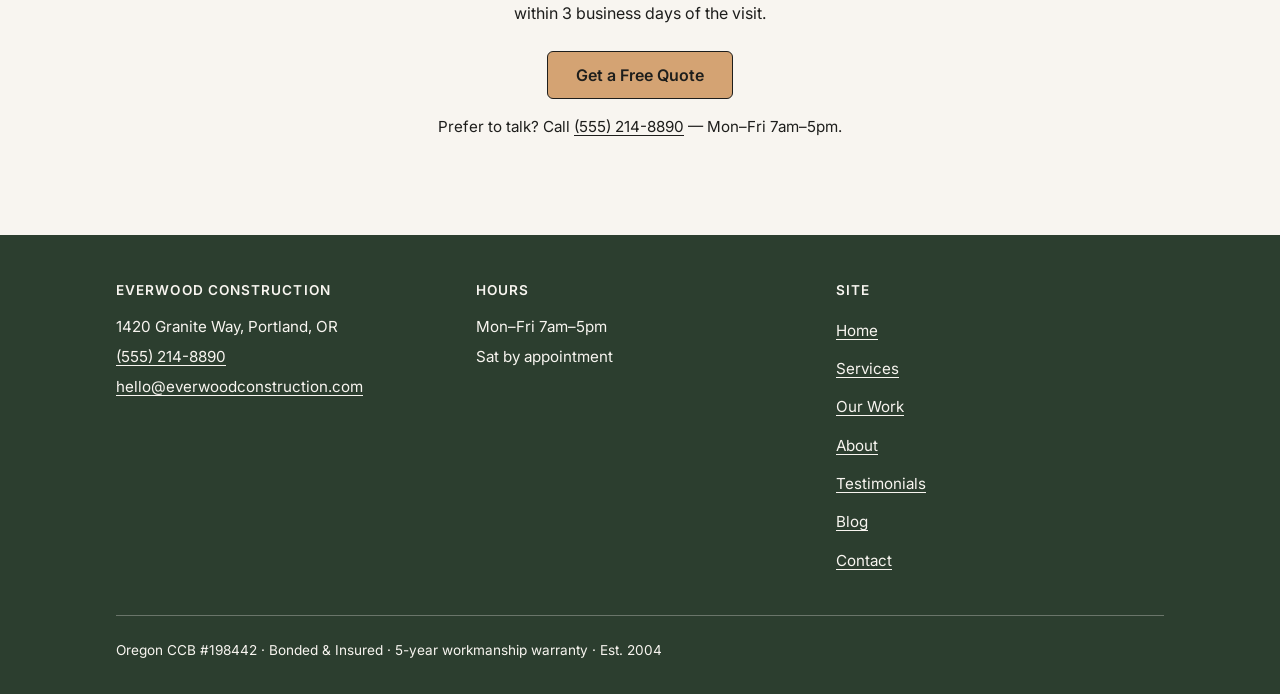
<file: testimonials.html>
<!DOCTYPE html>
<html lang="en">
<head>
  <meta charset="utf-8">
  <meta name="viewport" content="width=device-width, initial-scale=1">
  <title>Testimonials — Everwood Construction, Portland OR</title>
  <meta name="description" content="What Portland homeowners say about working with Everwood Construction — kitchens, bathrooms, additions, and full-home renovations.">
  <link rel="preconnect" href="https://fonts.googleapis.com">
  <link rel="preconnect" href="https://fonts.gstatic.com" crossorigin>
  <link href="https://fonts.googleapis.com/css2?family=Inter:wght@400;500;600&family=Playfair+Display:wght@700&display=swap" rel="stylesheet">
  <link rel="stylesheet" href="css/main.css">
  <script src="js/main.js" defer></script>
</head>
<body>
  <header class="site-header">
    <div class="container">
      <a class="wordmark" href="index.html" aria-label="Everwood Construction — home">
        <svg width="215" height="24" viewBox="0 0 215 24" aria-hidden="true" focusable="false"><text x="0" y="19" font-family="'Playfair Display', Georgia, serif" font-size="19" font-weight="700" fill="#2C3E2F">Everwood Construction</text></svg>
      </a>
      <nav class="main-nav" aria-label="Main">
        <a href="index.html">Home</a>
        <a href="services.html">Services</a>
        <a href="projects.html">Our Work</a>
        <a href="about.html">About</a>
        <a href="contact.html">Contact</a>
      </nav>
      <a class="btn-primary header-cta" href="contact.html">Get a Free Quote</a>
      <button class="nav-toggle" type="button" aria-expanded="false" aria-controls="drawer" aria-label="Open menu">
        <svg width="20" height="20" viewBox="0 0 20 20" aria-hidden="true" focusable="false"><path d="M2 4h16M2 10h16M2 16h16" stroke="currentColor" stroke-width="2"/></svg>
      </button>
    </div>
    <div class="drawer" id="drawer">
      <div class="drawer-top">
        <span class="drawer-brand">Everwood Construction</span>
        <button class="drawer-close" type="button" aria-label="Close menu">
          <svg width="20" height="20" viewBox="0 0 20 20" aria-hidden="true" focusable="false"><path d="M4 4l12 12M16 4L4 16" stroke="currentColor" stroke-width="2"/></svg>
        </button>
      </div>
      <nav aria-label="Menu">
        <a href="index.html">Home</a>
        <a href="services.html">Services</a>
        <a href="projects.html">Our Work</a>
        <a href="about.html">About</a>
        <a href="contact.html">Contact</a>
      </nav>
    </div>
  </header>
  <main>
    <section class="page-intro">
      <div class="container">
        <h1>Testimonials</h1>
        <p>What homeowners across Portland say about working with us, hiccups included.</p>
      </div>
    </section>
    <section class="section">
      <div class="container">
        <div class="fade-up" style="max-width: 68ch;">
          <div class="testimonial">
            <blockquote>The tile we picked showed up in the wrong color. Dan caught it before a single piece went on the wall and had the right batch in six days. The schedule slipped two days, and he told us that same afternoon instead of letting us find out. Also, the crew swept the kitchen every single night. My dog was less tidy than these guys.</blockquote>
            <cite>Karen M. · Sellwood · Kitchen remodel</cite>
          </div>
          <div class="testimonial">
            <blockquote>One plumbing rough-in failed inspection. Not what you want to hear on a whole-house job, but they told us straight away, fixed it, and passed re-inspection three days later. The Friday email updates meant we always knew where the money and the schedule stood. Twenty-two weeks quoted, twenty-three weeks actual — and we knew about the extra week a month in advance.</blockquote>
            <cite>Luis G. · St. Johns · Full-home renovation</cite>
          </div>
          <div class="testimonial">
            <blockquote>They found dry rot under our old tub, which I'd been dreading. Instead of a scary phone call, Dan sent photos, marked up what was rotten, and walked me through the contingency line that was already in the quote. The final bill matched the quote. I didn't know that was possible with contractors.</blockquote>
            <cite>Priya S. · Alberta Arts · Bathroom renovation</cite>
          </div>
          <div class="testimonial">
            <blockquote>Deck came in two days early and they hauled off every scrap of the old one, including the concrete footings the last builder left in the yard. One board had a split they didn't like, so they swapped it before I even noticed. It's the little stuff.</blockquote>
            <cite>Tom W. · Mt. Tabor · Deck &amp; pergola</cite>
          </div>
          <div class="testimonial">
            <blockquote>The historic district permit took nine weeks, which was longer than any of us wanted. But Dan flagged that risk at the first meeting and built the schedule around it, so it never felt like a surprise. The siding on the addition matches the 1912 original so well the neighbors asked when we'd repainted, not when we'd built.</blockquote>
            <cite>Rachel D. · Irvington · Room addition</cite>
          </div>
        </div>
        <p><a class="text-link" href="projects.html">See the projects behind these</a></p>
      </div>
    </section>
    <section class="quote-cta">
      <div class="container">
        <h2>Get a straight answer on your project</h2>
        <p>Free on-site estimate, no obligation. You get a fixed written quote within 3 business days of the visit.</p>
        <a class="btn-primary" href="contact.html">Get a Free Quote</a>
        <span class="phone-alt">Prefer to talk? Call <a href="tel:+15552148890">(555) 214-8890</a> — Mon–Fri 7am–5pm.</span>
      </div>
    </section>
  </main>
  <div class="action-bar">
    <a href="tel:+15552148890">Call (555) 214-8890</a>
    <a href="contact.html">Free Quote</a>
  </div>
  <footer class="site-footer">
    <div class="container">
      <div class="footer-grid">
        <div>
          <h2>Everwood Construction</h2>
          <ul>
            <li>1420 Granite Way, Portland, OR</li>
            <li><a href="tel:+15552148890">(555) 214-8890</a></li>
            <li><a href="mailto:hello@everwoodconstruction.com">hello@everwoodconstruction.com</a></li>
          </ul>
        </div>
        <div>
          <h2>Hours</h2>
          <ul>
            <li>Mon–Fri 7am–5pm</li>
            <li>Sat by appointment</li>
          </ul>
        </div>
        <nav aria-label="Footer">
          <h2>Site</h2>
          <ul>
            <li><a href="index.html">Home</a></li>
            <li><a href="services.html">Services</a></li>
            <li><a href="projects.html">Our Work</a></li>
            <li><a href="about.html">About</a></li>
            <li><a href="testimonials.html">Testimonials</a></li>
            <li><a href="blog.html">Blog</a></li>
            <li><a href="contact.html">Contact</a></li>
          </ul>
        </nav>
      </div>
      <div class="footer-legal">
        <p>Oregon CCB #198442 · Bonded &amp; Insured · 5-year workmanship warranty · Est. 2004</p>
      </div>
    </div>
  </footer>
</body>
</html>
</file>
<file: css/main.css>
/* Everwood Construction — design system
   Mobile-first. Base styles target small screens; min-width queries enhance upward. */

:root {
  --bg: #F8F5F0;
  --ink: #1E1E1C;
  --green: #2C3E2F;
  --sand: #D4A373;        /* primary CTA button only */
  --taupe: #A67C52;       /* small accents: rules, tags, hover */
  --taupe-dark: #7A5A3A;  /* taupe darkened for text-size accents (4.5:1 on bg) */
  --line: #DDD6CB;

  --space-1: 8px;
  --space-2: 16px;
  --space-3: 24px;
  --space-4: 32px;
  --space-5: 40px;
  --space-6: 48px;
  --space-7: 64px;
  --space-8: 96px;

  --font-body: "Inter", -apple-system, BlinkMacSystemFont, "Segoe UI", Roboto, Arial, sans-serif;
  --font-head: "Playfair Display", Georgia, "Times New Roman", serif;

  --max-width: 1080px;
  --header-h: 64px;
  --actionbar-h: 56px;
  --radius: 6px;
}

*,
*::before,
*::after { box-sizing: border-box; }

html {
  -webkit-text-size-adjust: 100%;
}

body {
  margin: 0;
  background: var(--bg);
  color: var(--ink);
  font-family: var(--font-body);
  font-size: 1rem;
  line-height: 1.6;
  /* Reserve space for the mobile action bar so it never covers content. */
  padding-bottom: var(--actionbar-h);
}

h1, h2, h3 {
  font-family: var(--font-head);
  font-weight: 700;
  color: var(--green);
  line-height: 1.15;
  margin: 0 0 var(--space-2);
}

h1 { font-size: clamp(1.9rem, 5.5vw + 0.5rem, 3.25rem); }
h2 { font-size: clamp(1.5rem, 3vw + 0.5rem, 2.25rem); }
h3 { font-size: clamp(1.15rem, 1.5vw + 0.5rem, 1.4rem); }

p { margin: 0 0 var(--space-2); }

a {
  color: var(--ink);
  text-decoration: underline;
  text-underline-offset: 3px;
}

a:hover { color: var(--taupe-dark); }

:focus-visible {
  outline: 3px solid var(--green);
  outline-offset: 2px;
}

ul { margin: 0 0 var(--space-2); padding-left: 1.2em; }

/* ---------- Layout ---------- */

.container {
  max-width: var(--max-width);
  margin: 0 auto;
  padding: 0 var(--space-2);
}

.section {
  padding: var(--space-7) 0;
}

.section + .section { padding-top: 0; }

.section-header {
  margin-bottom: var(--space-4);
}

.section-header .kicker {
  display: block;
  font-size: 0.85rem;
  font-weight: 600;
  letter-spacing: 0.08em;
  text-transform: uppercase;
  color: var(--taupe-dark);
  margin-bottom: var(--space-1);
}

.section-header p {
  max-width: 60ch;
  margin-bottom: 0;
}

.page-intro {
  padding: var(--space-6) 0 var(--space-5);
  border-bottom: 1px solid var(--line);
}

.page-intro p {
  margin: 0;
  max-width: 60ch;
}

/* ---------- Buttons & links ---------- */

/* The one primary CTA style sitewide. Sand appears here and nowhere else. */
.btn-primary {
  display: inline-block;
  background: var(--sand);
  color: var(--ink);
  font-family: var(--font-body);
  font-size: 1rem;
  font-weight: 600;
  line-height: 1;
  text-decoration: none;
  border: 1px solid var(--ink);
  border-radius: var(--radius);
  padding: 15px 28px;
  white-space: nowrap;
  cursor: pointer;
}

.btn-primary:hover {
  color: var(--ink);
  filter: brightness(0.94);
}

/* Secondary actions are plain underlined text links. */
.text-link {
  font-weight: 500;
  text-decoration: underline;
  text-underline-offset: 3px;
}

/* ---------- Header ---------- */

.site-header {
  position: sticky;
  top: 0;
  z-index: 40;
  background: var(--bg);
  border-bottom: 1px solid var(--line);
}

.site-header .container {
  display: flex;
  align-items: center;
  justify-content: space-between;
  gap: var(--space-2);
  min-height: var(--header-h);
}

.wordmark {
  display: inline-flex;
  align-items: center;
  min-height: 44px;
  text-decoration: none;
}

.wordmark svg { display: block; width: 180px; height: auto; }

.header-cta { display: none; }

.main-nav { display: none; }

.nav-toggle {
  display: inline-flex;
  align-items: center;
  justify-content: center;
  width: 44px;
  height: 44px;
  background: none;
  border: 1px solid var(--line);
  border-radius: var(--radius);
  cursor: pointer;
  color: var(--green);
}

/* ---------- Mobile drawer ---------- */

.drawer {
  position: fixed;
  top: 0;
  right: 0;
  bottom: 0;
  width: 75%;
  z-index: 50;
  background-color: var(--green);
  /* Quiet drafting-grid texture with a soft top shade for depth */
  background-image:
    linear-gradient(180deg, rgba(20, 26, 21, 0.35), rgba(20, 26, 21, 0) 35%),
    url("data:image/svg+xml,%3Csvg xmlns='http://www.w3.org/2000/svg' width='96' height='96' viewBox='0 0 96 96'%3E%3Cpath d='M24 0v96M48 0v96M72 0v96M0 24h96M0 48h96M0 72h96' stroke='%23F8F5F0' stroke-opacity='0.04' stroke-width='1'/%3E%3Cpath d='M0 0v96M0 0h96' stroke='%23F8F5F0' stroke-opacity='0.09' stroke-width='1'/%3E%3C/svg%3E");
  border-left: 3px solid var(--taupe);
  display: flex;
  flex-direction: column;
  padding: var(--space-3) var(--space-3) calc(var(--actionbar-h) + var(--space-3));
  transform: translateX(100%);
  transition: transform 0.25s ease;
  visibility: hidden;
}

/* Blurred strip over the page left of the open drawer */
.drawer::before {
  content: "";
  position: absolute;
  top: 0;
  bottom: 0;
  right: 100%;
  width: 34vw;
  background: rgba(30, 30, 28, 0.25);
  backdrop-filter: blur(4px);
  -webkit-backdrop-filter: blur(4px);
}

.drawer.open {
  transform: translateX(0);
  visibility: visible;
}

.drawer-top {
  display: flex;
  flex-direction: column;
  gap: var(--space-2);
}

.drawer-brand {
  font-family: var(--font-head);
  font-weight: 700;
  font-size: clamp(1.5rem, 6.5vw, 1.9rem);
  line-height: 1.2;
  color: var(--bg);
  letter-spacing: 0.01em;
  text-align: center;
}

.drawer-close {
  order: -1;
  align-self: flex-end;
}

.drawer-close {
  display: inline-flex;
  align-items: center;
  justify-content: center;
  width: 44px;
  height: 44px;
  background: none;
  border: 1px solid rgba(248, 245, 240, 0.4);
  border-radius: var(--radius);
  color: var(--bg);
  cursor: pointer;
}

.drawer nav {
  flex: 1;
  display: flex;
  flex-direction: column;
  justify-content: center;
  gap: var(--space-1);
}

.drawer nav a {
  color: var(--bg);
  font-family: var(--font-head);
  font-size: 1.5rem;
  text-decoration: none;
  padding: var(--space-1) 0;
  min-height: 44px;
  display: flex;
  align-items: center;
}

.drawer nav a[aria-current="page"] {
  text-decoration: underline;
  text-underline-offset: 6px;
  text-decoration-color: var(--taupe);
}

.drawer nav a:hover {
  color: var(--bg);
  text-decoration: underline;
  text-underline-offset: 6px;
  text-decoration-color: var(--taupe);
}

/* ---------- Sticky bottom action bar (mobile only) ---------- */

.action-bar {
  position: fixed;
  left: 0;
  right: 0;
  bottom: 0;
  z-index: 40;
  height: var(--actionbar-h);
  display: flex;
  background: var(--green);
  border-top: 1px solid var(--line);
}

.action-bar a {
  flex: 1;
  display: flex;
  align-items: center;
  justify-content: center;
  gap: 8px;
  color: var(--bg);
  font-weight: 600;
  text-decoration: none;
  min-height: 44px;
}

.action-bar a + a {
  border-left: 1px solid rgba(248, 245, 240, 0.3);
}

/* ---------- Hero ---------- */

.hero {
  padding: var(--space-5) 0 var(--space-4);
}

.hero p {
  max-width: 55ch;
  font-size: 1.05rem;
  margin-bottom: var(--space-3);
}

.hero-actions {
  display: flex;
  flex-wrap: wrap;
  align-items: center;
  gap: var(--space-2);
}

.trust-bar {
  border-top: 1px solid var(--line);
  border-bottom: 1px solid var(--line);
  padding: var(--space-2) 0;
  font-size: 0.9rem;
  font-weight: 500;
}

/* ---------- Cards & grids ---------- */

.grid {
  display: grid;
  gap: var(--space-2);
  grid-template-columns: 1fr;
}

.card {
  background: #FFFDF9;
  border: 1px solid var(--line);
  border-radius: var(--radius);
  padding: var(--space-3);
}

.card h3 { margin-bottom: var(--space-1); }

.card h2 {
  font-size: clamp(1.15rem, 1.5vw + 0.5rem, 1.4rem);
  margin-bottom: var(--space-1);
}

.card p:last-child { margin-bottom: 0; }

.card .meta {
  font-size: 0.85rem;
  font-weight: 600;
  color: var(--taupe-dark);
  margin-bottom: var(--space-1);
}

.tag {
  display: inline-block;
  font-size: 0.8rem;
  font-weight: 600;
  color: var(--taupe-dark);
  border: 1px solid var(--taupe);
  border-radius: var(--radius);
  padding: 2px 10px;
  margin-bottom: var(--space-1);
}

/* ---------- Images ---------- */

.card-img {
  display: block;
  width: 100%;
  height: auto;
  border-radius: var(--radius);
  margin-bottom: var(--space-2);
}

.hero-figure {
  padding-top: var(--space-4);
}

.hero-figure img,
.content-img {
  display: block;
  width: 100%;
  height: auto;
  border-radius: var(--radius);
}

.content-img {
  max-width: 68ch;
  margin-bottom: var(--space-3);
}

/* Faded background image inside a box; text stays on top and readable.
   Uses ::after because .steps li already uses ::before for the counter. */
.has-bg {
  position: relative;
  z-index: 0;
  overflow: hidden;
}

.has-bg::after {
  content: "";
  position: absolute;
  inset: 0;
  z-index: -1;
  background-size: cover;
  background-position: center;
  opacity: 0.25;
}

.bg-svc-kitchen::after { background-image: url("../assets/images/svc-kitchen.jpg"); }
.bg-svc-bathroom::after { background-image: url("../assets/images/svc-bathroom.jpg"); }
.bg-svc-addition::after { background-image: url("../assets/images/svc-addition.jpg"); }
.bg-svc-fullhome::after { background-image: url("../assets/images/svc-fullhome.jpg"); }
.bg-svc-deck::after { background-image: url("../assets/images/svc-deck.jpg"); }
.bg-svc-structural::after { background-image: url("../assets/images/svc-structural.jpg"); }
.bg-step-visit::after { background-image: url("../assets/images/step-visit.jpg"); }
.bg-step-quote::after { background-image: url("../assets/images/step-quote.jpg"); }
.bg-step-build::after { background-image: url("../assets/images/step-build.jpg"); }
.bg-step-walkthrough::after { background-image: url("../assets/images/step-walkthrough.jpg"); }
.bg-proj-kitchen::after { background-image: url("../assets/images/proj-kitchen.jpg"); }
.bg-proj-fullhome::after { background-image: url("../assets/images/proj-fullhome.jpg"); }
.bg-proj-addition::after { background-image: url("../assets/images/proj-addition.jpg"); }

/* ---------- Steps (How We Work) ---------- */

.steps {
  list-style: none;
  padding: 0;
  margin: 0;
  display: grid;
  gap: var(--space-2);
  counter-reset: step;
}

.steps li {
  counter-increment: step;
  border: 1px solid var(--line);
  border-radius: var(--radius);
  padding: var(--space-3);
  background: #FFFDF9;
}

.steps li::before {
  content: counter(step);
  display: block;
  font-family: var(--font-head);
  font-size: 1.4rem;
  font-weight: 700;
  color: var(--taupe-dark);
  margin-bottom: var(--space-1);
}

.steps h3 { margin-bottom: 4px; }

.steps .timeframe {
  font-size: 0.85rem;
  font-weight: 600;
  color: var(--taupe-dark);
  display: block;
  margin-bottom: var(--space-1);
}

.steps p:last-child { margin-bottom: 0; }

/* ---------- Testimonials ---------- */

.testimonial {
  border-left: 3px solid var(--taupe);
  padding: var(--space-1) 0 var(--space-1) var(--space-3);
  margin: 0 0 var(--space-3);
}

.testimonial blockquote {
  margin: 0 0 var(--space-1);
  font-size: 1.05rem;
}

.testimonial cite {
  font-style: normal;
  font-size: 0.9rem;
  font-weight: 600;
  color: var(--taupe-dark);
}

/* ---------- FAQ ---------- */

.faq details {
  border: 1px solid var(--line);
  border-radius: var(--radius);
  background: #FFFDF9;
  margin-bottom: var(--space-1);
}

.faq summary {
  cursor: pointer;
  font-weight: 600;
  padding: var(--space-2) var(--space-3);
  min-height: 44px;
  list-style-position: outside;
}

.faq summary:hover { color: var(--taupe-dark); }

.faq details > div {
  padding: 0 var(--space-3) var(--space-2);
}

.faq details > div p:last-child { margin-bottom: 0; }

/* ---------- Forms ---------- */

.form-field {
  margin-bottom: var(--space-3);
}

.form-field label {
  display: block;
  font-weight: 600;
  margin-bottom: 6px;
}

.form-field input,
.form-field select,
.form-field textarea {
  width: 100%;
  font-family: var(--font-body);
  font-size: 1rem; /* ≥16px so iOS never auto-zooms */
  color: var(--ink);
  background: #FFFDF9;
  border: 1px solid var(--line);
  border-radius: var(--radius);
  padding: 12px;
  min-height: 44px;
}

.form-field textarea { min-height: 140px; resize: vertical; }

.form-field .error {
  display: none;
  color: #8A2B1D;
  font-size: 0.9rem;
  font-weight: 500;
  margin-top: 4px;
}

.form-field.invalid .error { display: block; }

.form-field.invalid input,
.form-field.invalid select,
.form-field.invalid textarea {
  border-color: #8A2B1D;
}

.form-confirmation {
  border: 1px solid var(--green);
  border-radius: var(--radius);
  background: #FFFDF9;
  padding: var(--space-4);
}

.form-confirmation h3 { margin-bottom: var(--space-1); }
.form-confirmation p:last-child { margin-bottom: 0; }

/* ---------- Quote CTA block ---------- */

.quote-cta {
  border-top: 1px solid var(--line);
  padding: var(--space-7) 0;
  text-align: center;
}

.quote-cta p {
  max-width: 50ch;
  margin: 0 auto var(--space-3);
}

.quote-cta .phone-alt {
  display: block;
  margin-top: var(--space-2);
  font-size: 0.95rem;
}

/* ---------- Footer ---------- */

.site-footer {
  background: var(--green);
  color: var(--bg);
  padding: var(--space-6) 0 var(--space-4);
  font-size: 0.95rem;
}

.site-footer a {
  color: var(--bg);
}

.site-footer a:hover { opacity: 0.85; }

.footer-grid {
  display: grid;
  gap: var(--space-4);
  grid-template-columns: 1fr;
  margin-bottom: var(--space-4);
}

.site-footer h2 {
  color: var(--bg);
  font-family: var(--font-body);
  font-size: 0.85rem;
  font-weight: 600;
  letter-spacing: 0.08em;
  text-transform: uppercase;
  margin-bottom: var(--space-2);
}

.site-footer ul {
  list-style: none;
  padding: 0;
  margin: 0;
}

.site-footer li { margin-bottom: 6px; }

.site-footer nav a {
  display: inline-flex;
  align-items: center;
  min-height: 32px;
  padding: 4px 0;
}

.footer-legal {
  border-top: 1px solid rgba(248, 245, 240, 0.3);
  padding-top: var(--space-3);
  font-size: 0.85rem;
}

.footer-legal p { margin: 0; }

/* ---------- Blog articles ---------- */

.post {
  border-top: 1px solid var(--line);
  padding: var(--space-6) 0;
  max-width: 68ch;
}

.post:first-of-type { border-top: none; }

.post .post-date {
  font-size: 0.85rem;
  font-weight: 600;
  color: var(--taupe-dark);
  display: block;
  margin-bottom: var(--space-1);
}

/* ---------- Fade-up animation (the one animation) ---------- */

@media (prefers-reduced-motion: no-preference) {
  .fade-up {
    opacity: 0;
    transform: translateY(16px);
    transition: opacity 0.5s ease, transform 0.5s ease;
  }

  .fade-up.visible {
    opacity: 1;
    transform: none;
  }
}

@media (prefers-reduced-motion: reduce) {
  .drawer { transition: none; }
}

/* ---------- Tablet and up ---------- */

@media (min-width: 768px) {
  body { padding-bottom: 0; }

  .action-bar { display: none; }

  .nav-toggle { display: none; }

  .main-nav {
    display: flex;
    align-items: center;
    gap: var(--space-2);
  }

  .main-nav a {
    color: var(--green);
    font-weight: 500;
    text-decoration: none;
    white-space: nowrap;
    display: inline-flex;
    align-items: center;
    min-height: 44px;
    padding: 0 2px;
    border-bottom: 2px solid transparent;
  }

  .main-nav a:hover {
    color: var(--taupe-dark);
  }

  .main-nav a[aria-current="page"] {
    border-bottom-color: var(--taupe);
  }

  .header-cta { display: inline-block; padding: 13px 20px; }

  .grid-2 { grid-template-columns: repeat(2, 1fr); }
  .grid-3 { grid-template-columns: repeat(3, 1fr); }

  .steps { grid-template-columns: repeat(2, 1fr); }

  .footer-grid { grid-template-columns: repeat(3, 1fr); }

  .hero { padding: var(--space-7) 0 var(--space-6); }
}

/* ---------- Desktop ---------- */

@media (min-width: 1080px) {
  .section { padding: var(--space-8) 0; }

  .section + .section { padding-top: 0; }

  .wordmark svg { width: 300px; }

  .main-nav { gap: var(--space-3); }

  .steps { grid-template-columns: repeat(4, 1fr); }

  .quote-cta { padding: var(--space-8) 0; }
}
</file>
